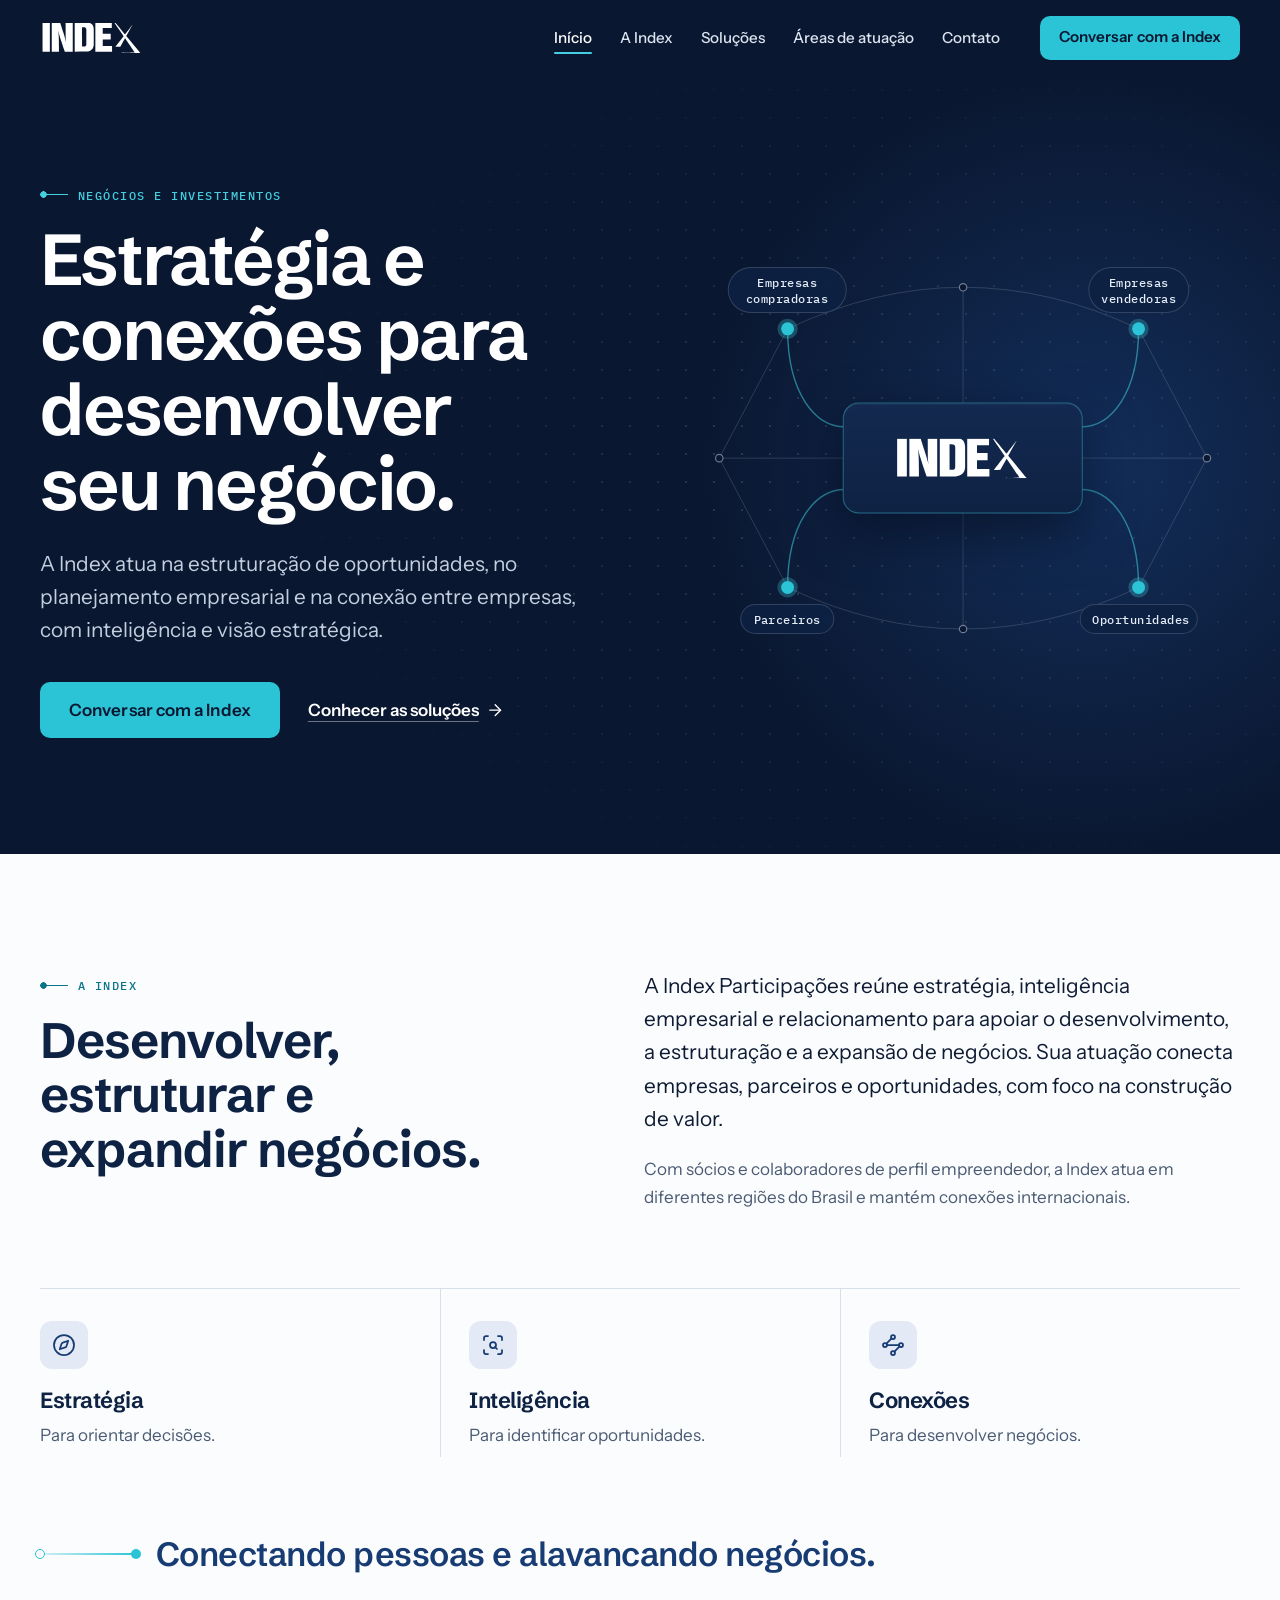
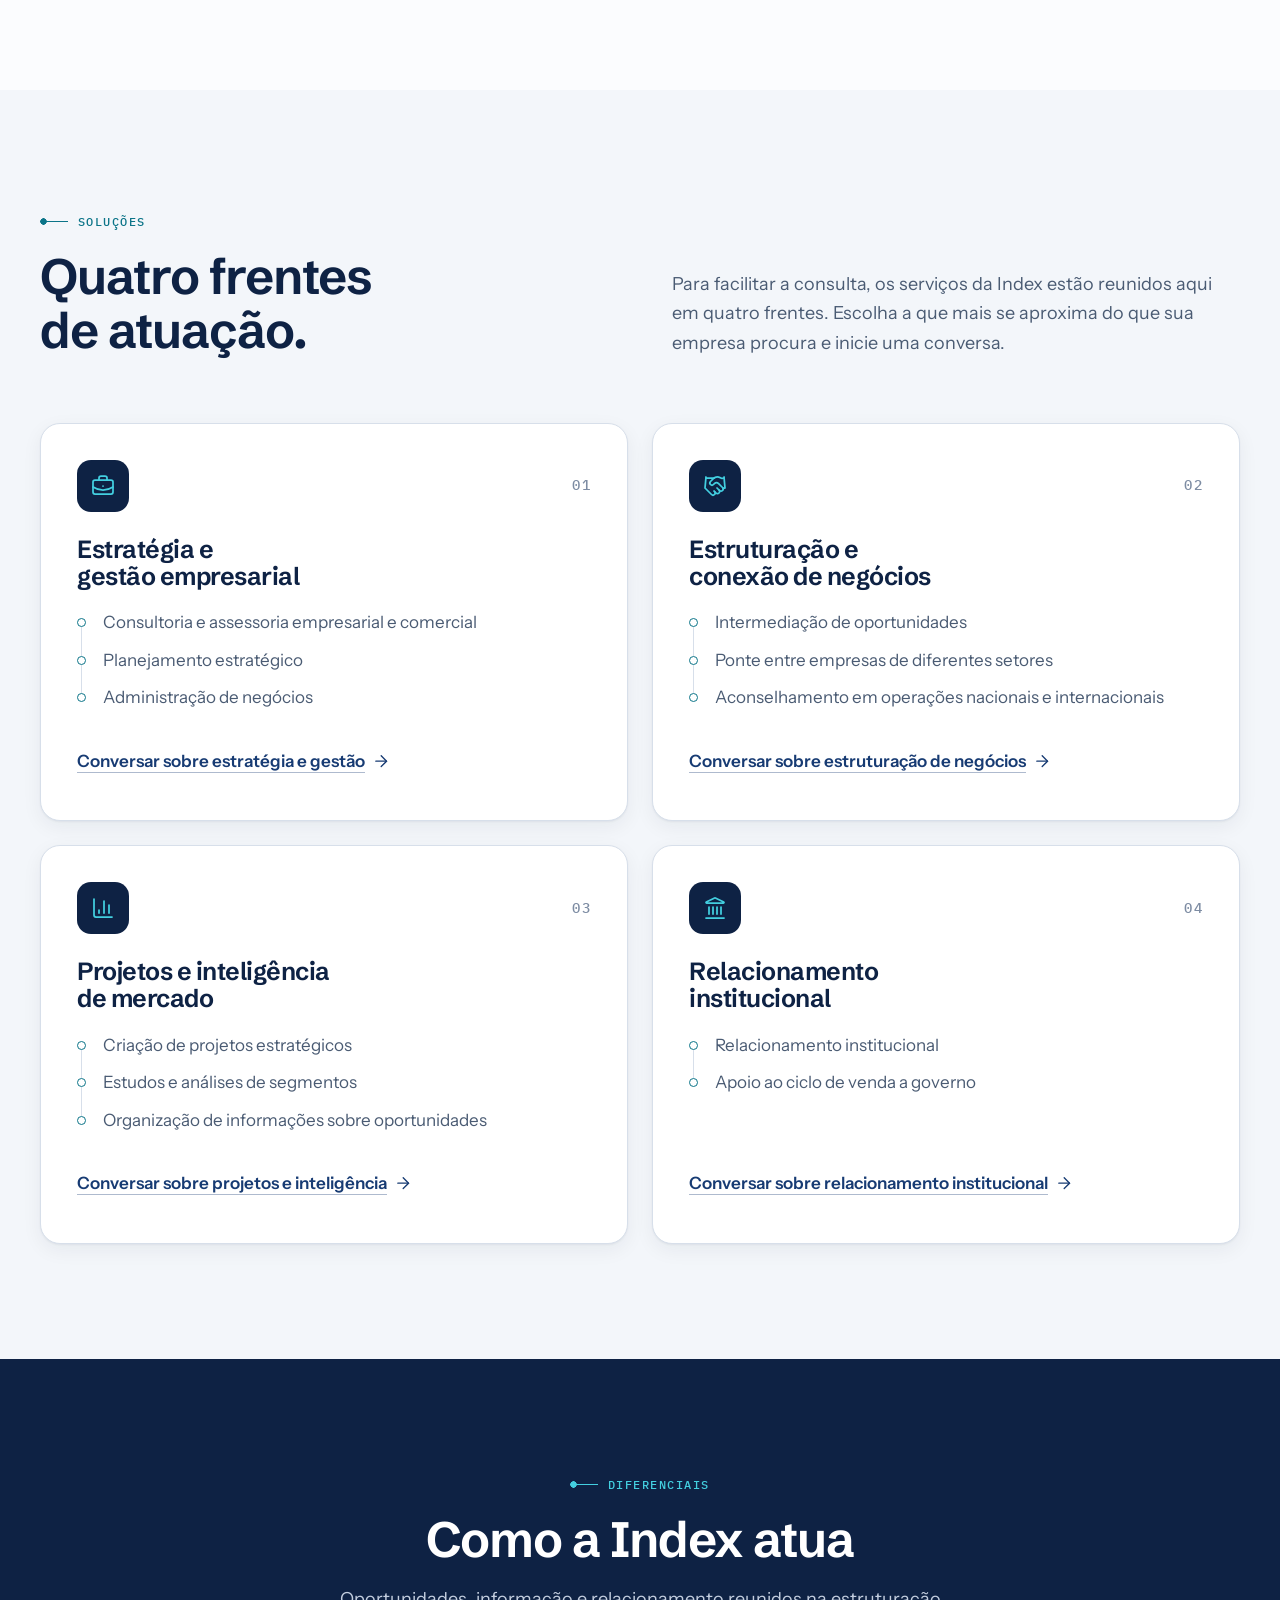
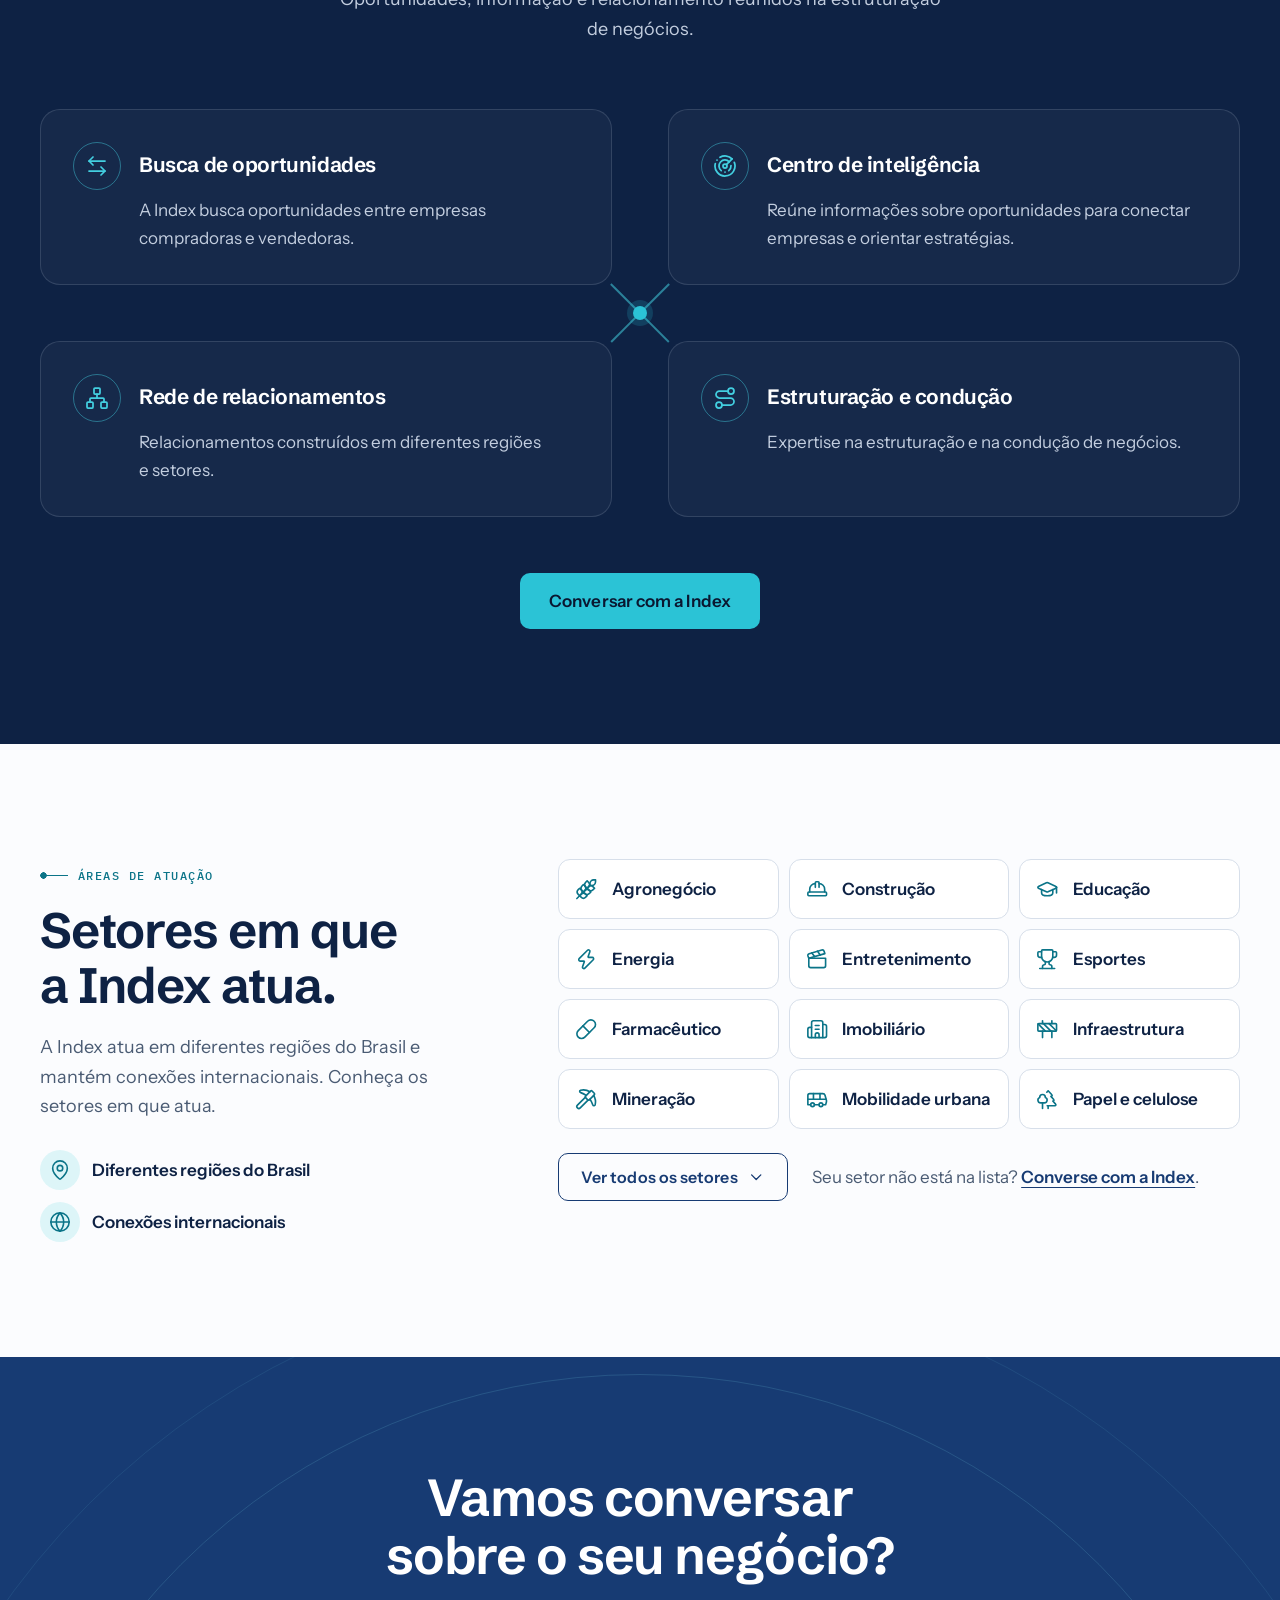
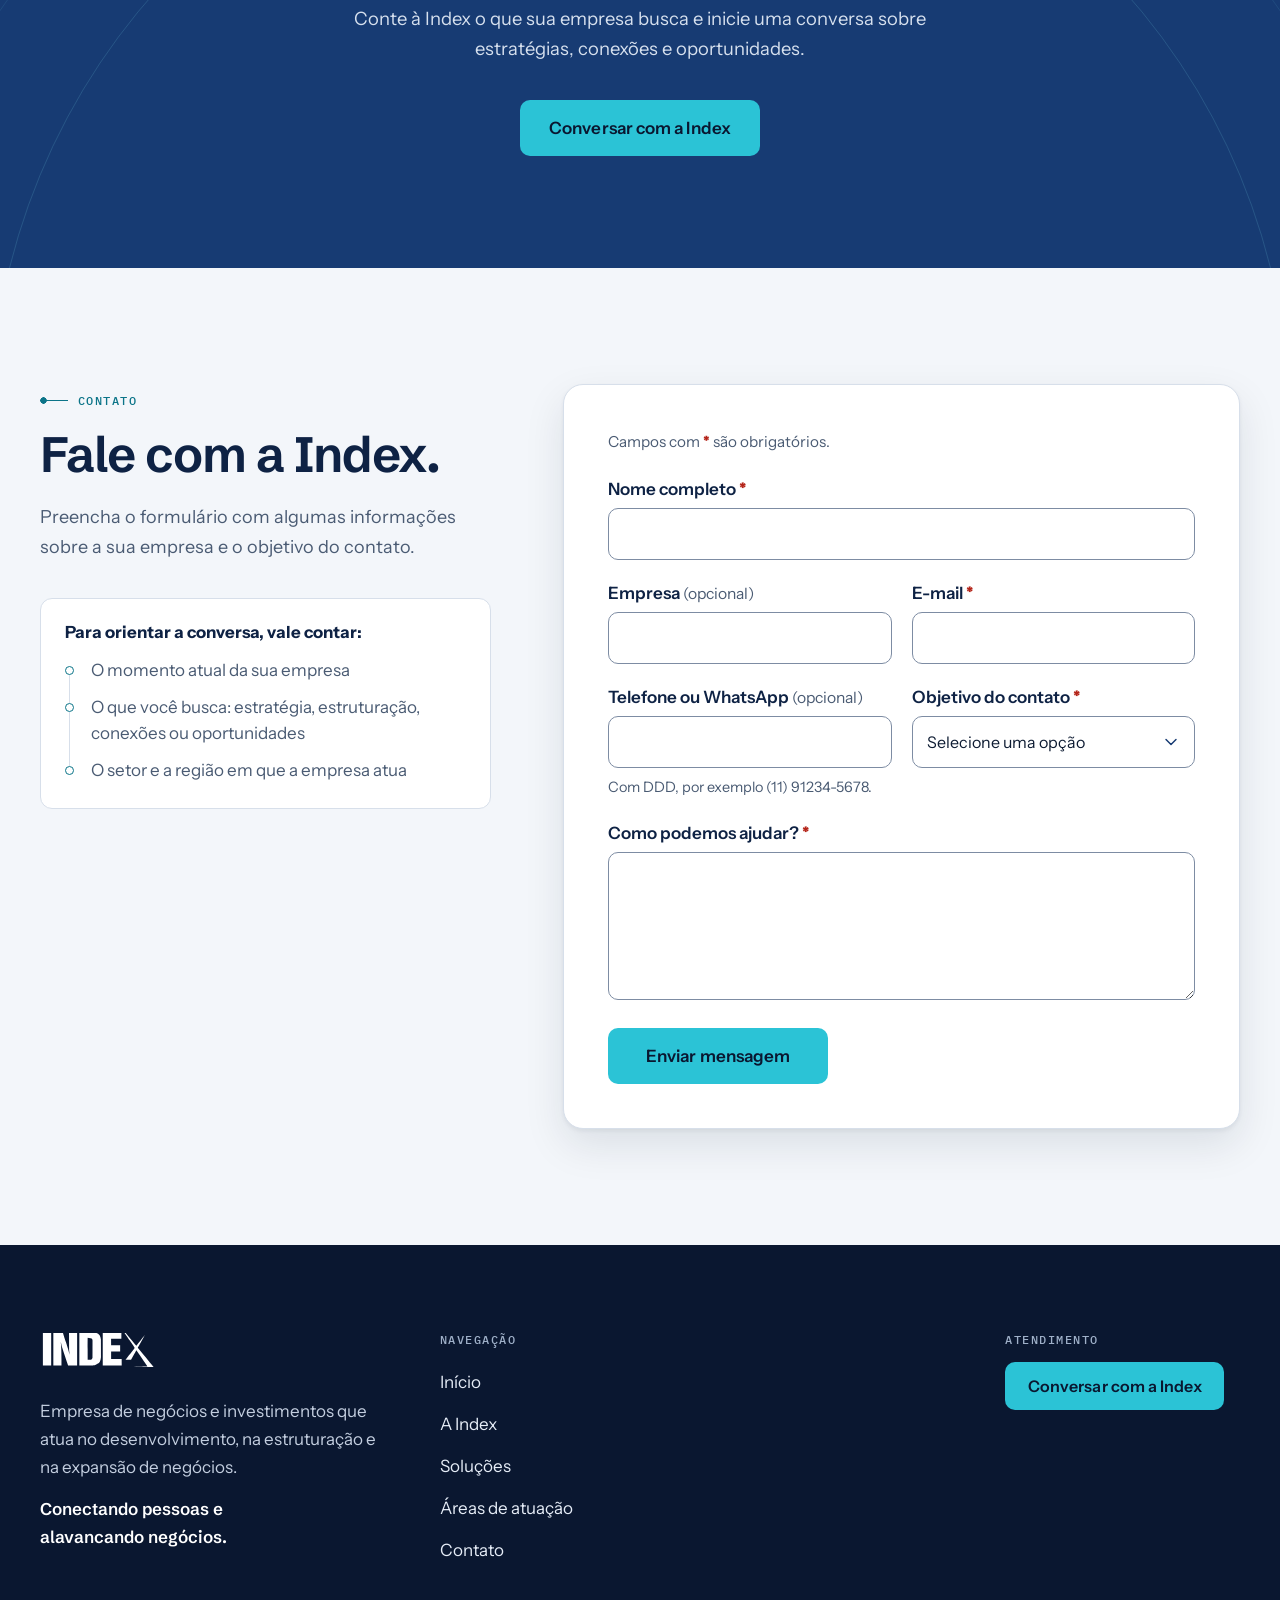
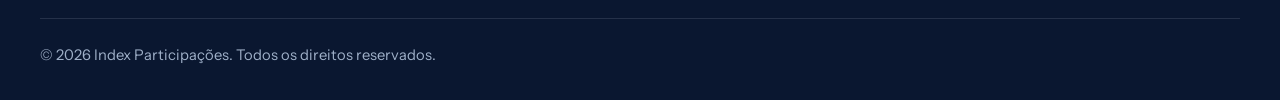
<file: site/index.html>
<!doctype html>
<html lang="pt-BR" class="no-js">
<head>
  <meta charset="utf-8">
  <meta name="viewport" content="width=device-width, initial-scale=1">
  <title>Index Participações | Estratégia, estruturação e conexão de negócios</title>
  <meta name="description" content="A Index Participações atua em consultoria e assessoria empresarial, planejamento estratégico, estruturação e intermediação de negócios, projetos estratégicos e relacionamento institucional, conectando empresas e oportunidades.">
  <meta name="theme-color" content="#0A1730">
  <meta name="format-detection" content="telephone=no">

  <!-- DEPLOY STEP: confirme o endereço definitivo do site antes de publicar (canonical, og:url e og:image precisam de URL absoluta). -->
  <link rel="canonical" href="https://indexparticipacoes.com.br/">
  <meta property="og:type" content="website">
  <meta property="og:locale" content="pt_BR">
  <meta property="og:site_name" content="Index Participações">
  <meta property="og:title" content="Index Participações | Estratégia e conexões para desenvolver seu negócio">
  <meta property="og:description" content="Estruturação de oportunidades, planejamento empresarial e conexão entre empresas, com inteligência e visão estratégica.">
  <meta property="og:url" content="https://indexparticipacoes.com.br/">
  <meta property="og:image" content="https://indexparticipacoes.com.br/assets/img/og-index.jpg">
  <meta property="og:image:width" content="1200">
  <meta property="og:image:height" content="630">
  <meta property="og:image:alt" content="Index Participações: estratégia e conexões para desenvolver seu negócio.">
  <meta name="twitter:card" content="summary_large_image">

  <link rel="icon" href="assets/img/favicon.svg" type="image/svg+xml">
  <link rel="preload" href="assets/fonts/schibsted-grotesk-latin-var.woff2" as="font" type="font/woff2" crossorigin>
  <link rel="preload" href="assets/fonts/instrument-sans-latin-var.woff2" as="font" type="font/woff2" crossorigin>
  <link rel="stylesheet" href="assets/css/estilos.css?v=1">

  <script>document.documentElement.className = document.documentElement.className.replace('no-js', 'js');</script>
  <script src="assets/js/config.js?v=1" defer></script>
  <script src="assets/js/medicao.js?v=1" defer></script>
  <script src="assets/js/site.js?v=1" defer></script>
  <script src="assets/js/formulario.js?v=1" defer></script>

  <!-- MEDIÇÃO: quando a ferramenta for definida, cole aqui o código dela (ex.: Google Tag Manager) e ative em assets/js/config.js. -->

  <script type="application/ld+json">
  {
    "@context": "https://schema.org",
    "@type": "Organization",
    "name": "Index Participações",
    "url": "https://indexparticipacoes.com.br/",
    "description": "Empresa de negócios e investimentos que atua no desenvolvimento, na estruturação e na expansão de negócios."
  }
  </script>
</head>
<body>
  <a class="pular" href="#conteudo">Pular para o conteúdo</a>

  <!-- Biblioteca de ícones (Lucide, mesma família) e logotipo oficial vetorizado -->
  <svg class="sprite" xmlns="http://www.w3.org/2000/svg" aria-hidden="true" focusable="false">
<symbol id="logo-index" viewBox="0 0 1600 459"><path fill-rule="evenodd" d="M 39 219 L 39 438 95 438 L 151 438 151 219 L 151 0 95 0 L 39 0 39 219 M 180 219 L 180 438 235 438 L 290 438 289.978 359.750 C 289.950 258.848, 288.451 213.998, 282.954 149.604 C 281.880 137.012, 281.052 125.537, 281.116 124.104 L 281.232 121.500 281.675 123.500 C 289.264 157.763, 295.796 183.650, 303.501 210 C 307.963 225.256, 343.134 331.360, 372.533 418.250 L 379.215 438 440.107 438 L 501 438 501 219 L 501 0 446.434 0 L 391.869 0 392.302 111.750 L 392.735 223.500 393.898 236.500 C 394.537 243.650, 395.965 257.600, 397.071 267.500 C 398.177 277.400, 399.280 287.300, 399.523 289.500 L 399.965 293.500 398.992 290.500 C 398.457 288.850, 395.052 276.250, 391.426 262.500 C 380.287 220.261, 376.074 206.301, 349.337 123.039 C 339.705 93.042, 327.572 55.225, 322.376 39 C 317.180 22.775, 312.234 7.362, 311.384 4.750 L 309.839 0 244.920 0 L 180 0 180 219 M 531 219.062 L 531 438.124 621.250 437.743 L 711.500 437.361 725.192 435.165 C 732.723 433.957, 742.848 431.832, 747.692 430.443 C 758.985 427.204, 774.701 419.551, 783 413.248 C 791.340 406.914, 803.559 393.853, 807.833 386.704 C 815.803 373.373, 820.426 356.859, 822.083 335.799 L 823.130 322.500 822.730 205 L 822.330 87.500 820.621 76.709 C 818.269 61.862, 814.783 50.156, 809.501 39.367 L 805.029 30.234 798.042 22.752 C 789.958 14.096, 781.583 8.326, 770.029 3.453 L 761.842 0 646.421 0 L 531 0 531 219.062 M 847 219 L 847 438 975.011 438 L 1103.021 438 1102.761 394.750 L 1102.500 351.500 1031.250 351.500 L 960 351.500 960 301.250 L 960 251 1021 251 L 1082 251 1082 208.500 L 1082 166 1021.020 166 L 960.041 166 959.770 121.506 L 959.500 77.013 1029 76.756 L 1098.500 76.500 1098.762 38.250 L 1099.024 0 973.012 0 L 847 0 847 219 M 1143.555 2.750 C 1144.537 4.263, 1175.433 49.336, 1212.214 102.913 C 1248.995 156.491, 1278.870 200.896, 1278.603 201.592 C 1278.174 202.711, 1206.769 294.772, 1168.333 343.762 L 1154.005 362.024 1191.600 361.762 L 1229.195 361.500 1264.961 297.500 C 1284.633 262.300, 1300.984 233.500, 1301.298 233.500 C 1302.054 233.500, 1450 449.047, 1450 450.148 C 1450 450.617, 1447.862 450.998, 1445.250 450.995 C 1440.750 450.990, 1320.232 454.542, 1228 457.399 L 1185.500 458.715 1359.798 458.857 L 1534.095 459 1524.752 447.750 C 1519.614 441.563, 1510.231 430.200, 1503.901 422.500 C 1497.572 414.800, 1453.592 361.349, 1406.170 303.720 L 1319.946 198.941 1338.840 165.220 C 1383.077 86.269, 1416 27.063, 1416 26.465 C 1416 26.111, 1397.487 49.600, 1374.861 78.661 C 1352.235 107.722, 1326.271 141.071, 1317.165 152.768 C 1308.058 164.465, 1300.247 173.915, 1299.807 173.768 C 1299.167 173.554, 1190.113 41.503, 1163.156 8.301 L 1156.500 0.103 1149.135 0.051 L 1141.770 0 1143.555 2.750 M 643.521 67.095 C 643.227 67.868, 643.102 134.364, 643.243 214.864 L 643.500 361.228 660.384 361.100 L 677.267 360.971 684.243 359.517 C 691.932 357.913, 698.760 354.392, 701.886 350.418 C 703.004 348.997, 704.949 345.284, 706.209 342.167 L 708.500 336.500 708.791 218.500 L 709.083 100.500 707.973 94 C 704.340 72.728, 695.733 67.682, 660.778 66.335 L 644.056 65.690 643.521 67.095"/></symbol>
<symbol id="i-whatsapp" viewBox="0 0 24 24"><path d="M17.472 14.382c-.297-.149-1.758-.867-2.03-.967-.273-.099-.471-.148-.67.15-.197.297-.767.966-.94 1.164-.173.199-.347.223-.644.075-.297-.15-1.255-.463-2.39-1.475-.883-.788-1.48-1.761-1.653-2.059-.173-.297-.018-.458.13-.606.134-.133.298-.347.446-.52.149-.174.198-.298.298-.497.099-.198.05-.371-.025-.52-.075-.149-.669-1.612-.916-2.207-.242-.579-.487-.5-.669-.51-.173-.008-.371-.01-.57-.01-.198 0-.52.074-.792.372-.272.297-1.04 1.016-1.04 2.479 0 1.462 1.065 2.875 1.213 3.074.149.198 2.096 3.2 5.077 4.487.709.306 1.262.489 1.694.625.712.227 1.36.195 1.871.118.571-.085 1.758-.719 2.006-1.413.248-.694.248-1.289.173-1.413-.074-.124-.272-.198-.57-.347m-5.421 7.403h-.004a9.87 9.87 0 01-5.031-1.378l-.361-.214-3.741.982.998-3.648-.235-.374a9.86 9.86 0 01-1.51-5.26c.001-5.45 4.436-9.884 9.888-9.884 2.64 0 5.122 1.03 6.988 2.898a9.825 9.825 0 012.893 6.994c-.003 5.45-4.437 9.884-9.885 9.884m8.413-18.297A11.815 11.815 0 0012.05 0C5.495 0 .16 5.335.157 11.892c0 2.096.547 4.142 1.588 5.945L.057 24l6.305-1.654a11.882 11.882 0 005.683 1.448h.005c6.554 0 11.89-5.335 11.893-11.893a11.821 11.821 0 00-3.48-8.413Z"/></symbol>
<symbol id="i-compass" viewBox="0 0 24 24"><circle cx="12" cy="12" r="10"/><path d="m16.24 7.76-1.804 5.411a2 2 0 0 1-1.265 1.265L7.76 16.24l1.804-5.411a2 2 0 0 1 1.265-1.265z"/></symbol>
<symbol id="i-scan-search" viewBox="0 0 24 24"><path d="M3 7V5a2 2 0 0 1 2-2h2"/><path d="M17 3h2a2 2 0 0 1 2 2v2"/><path d="M21 17v2a2 2 0 0 1-2 2h-2"/><path d="M7 21H5a2 2 0 0 1-2-2v-2"/><circle cx="12" cy="12" r="3"/><path d="m16 16-1.9-1.9"/></symbol>
<symbol id="i-waypoints" viewBox="0 0 24 24"><path d="m10.586 5.414-5.172 5.172"/><path d="m18.586 13.414-5.172 5.172"/><path d="M6 12h12"/><circle cx="12" cy="20" r="2"/><circle cx="12" cy="4" r="2"/><circle cx="20" cy="12" r="2"/><circle cx="4" cy="12" r="2"/></symbol>
<symbol id="i-briefcase-business" viewBox="0 0 24 24"><path d="M12 12h.01"/><path d="M16 6V4a2 2 0 0 0-2-2h-4a2 2 0 0 0-2 2v2"/><path d="M22 13a18.15 18.15 0 0 1-20 0"/><rect width="20" height="14" x="2" y="6" rx="2"/></symbol>
<symbol id="i-handshake" viewBox="0 0 24 24"><path d="m11 17 2 2a1 1 0 1 0 3-3"/><path d="m14 14 2.5 2.5a1 1 0 1 0 3-3l-3.88-3.88a3 3 0 0 0-4.24 0l-.88.88a1 1 0 1 1-3-3l2.81-2.81a5.79 5.79 0 0 1 7.06-.87l.47.28a2 2 0 0 0 1.42.25L21 4"/><path d="m21 3 1 11h-2"/><path d="M3 3 2 14l6.5 6.5a1 1 0 1 0 3-3"/><path d="M3 4h8"/></symbol>
<symbol id="i-chart-column" viewBox="0 0 24 24"><path d="M3 3v16a2 2 0 0 0 2 2h16"/><path d="M18 17V9"/><path d="M13 17V5"/><path d="M8 17v-3"/></symbol>
<symbol id="i-landmark" viewBox="0 0 24 24"><path d="M10 18v-7"/><path d="M11.119 2.205a2 2 0 0 1 1.762 0l7.84 3.846A.5.5 0 0 1 20.5 7h-17a.5.5 0 0 1-.22-.949z"/><path d="M14 18v-7"/><path d="M18 18v-7"/><path d="M3 22h18"/><path d="M6 18v-7"/></symbol>
<symbol id="i-arrow-left-right" viewBox="0 0 24 24"><path d="M8 3 4 7l4 4"/><path d="M4 7h16"/><path d="m16 21 4-4-4-4"/><path d="M20 17H4"/></symbol>
<symbol id="i-radar" viewBox="0 0 24 24"><path d="M19.07 4.93A10 10 0 0 0 6.99 3.34"/><path d="M4 6h.01"/><path d="M2.29 9.62A10 10 0 1 0 21.31 8.35"/><path d="M16.24 7.76A6 6 0 1 0 8.23 16.67"/><path d="M12 18h.01"/><path d="M17.99 11.66A6 6 0 0 1 15.77 16.67"/><circle cx="12" cy="12" r="2"/><path d="m13.41 10.59 5.66-5.66"/></symbol>
<symbol id="i-network" viewBox="0 0 24 24"><rect x="16" y="16" width="6" height="6" rx="1"/><rect x="2" y="16" width="6" height="6" rx="1"/><rect x="9" y="2" width="6" height="6" rx="1"/><path d="M5 16v-3a1 1 0 0 1 1-1h12a1 1 0 0 1 1 1v3"/><path d="M12 12V8"/></symbol>
<symbol id="i-route" viewBox="0 0 24 24"><circle cx="6" cy="19" r="3"/><path d="M9 19h8.5a3.5 3.5 0 0 0 0-7h-11a3.5 3.5 0 0 1 0-7H15"/><circle cx="18" cy="5" r="3"/></symbol>
<symbol id="i-map-pin" viewBox="0 0 24 24"><path d="M20 10c0 4.993-5.539 10.193-7.399 11.799a1 1 0 0 1-1.202 0C9.539 20.193 4 14.993 4 10a8 8 0 0 1 16 0"/><circle cx="12" cy="10" r="3"/></symbol>
<symbol id="i-globe" viewBox="0 0 24 24"><circle cx="12" cy="12" r="10"/><path d="M12 2a14.5 14.5 0 0 0 0 20 14.5 14.5 0 0 0 0-20"/><path d="M2 12h20"/></symbol>
<symbol id="i-arrow-right" viewBox="0 0 24 24"><path d="M5 12h14"/><path d="m12 5 7 7-7 7"/></symbol>
<symbol id="i-arrow-up-right" viewBox="0 0 24 24"><path d="M7 7h10v10"/><path d="M7 17 17 7"/></symbol>
<symbol id="i-menu" viewBox="0 0 24 24"><path d="M4 5h16"/><path d="M4 12h16"/><path d="M4 19h16"/></symbol>
<symbol id="i-x" viewBox="0 0 24 24"><path d="M18 6 6 18"/><path d="m6 6 12 12"/></symbol>
<symbol id="i-circle-check" viewBox="0 0 24 24"><circle cx="12" cy="12" r="10"/><path d="m16 9-5.5 5.5L8 12"/></symbol>
<symbol id="i-circle-alert" viewBox="0 0 24 24"><circle cx="12" cy="12" r="10"/><line x1="12" x2="12" y1="8" y2="12"/><line x1="12" x2="12.01" y1="16" y2="16"/></symbol>
<symbol id="i-mail" viewBox="0 0 24 24"><path d="m22 7-8.991 5.727a2 2 0 0 1-2.009 0L2 7"/><rect x="2" y="4" width="20" height="16" rx="2"/></symbol>
<symbol id="i-phone" viewBox="0 0 24 24"><path d="M13.832 16.568a1 1 0 0 0 1.213-.303l.355-.465A2 2 0 0 1 17 15h3a2 2 0 0 1 2 2v3a2 2 0 0 1-2 2A18 18 0 0 1 2 4a2 2 0 0 1 2-2h3a2 2 0 0 1 2 2v3a2 2 0 0 1-.8 1.6l-.468.351a1 1 0 0 0-.292 1.233 14 14 0 0 0 6.392 6.384"/></symbol>
<symbol id="i-chevron-down" viewBox="0 0 24 24"><path d="m6 9 6 6 6-6"/></symbol>
<symbol id="i-rotate-ccw" viewBox="0 0 24 24"><path d="M3 12a9 9 0 1 0 9-9 9.75 9.75 0 0 0-6.74 2.74L3 8"/><path d="M3 3v5h5"/></symbol>
<symbol id="i-send" viewBox="0 0 24 24"><path d="M14.536 21.686a.5.5 0 0 0 .937-.024l6.5-19a.496.496 0 0 0-.635-.635l-19 6.5a.5.5 0 0 0-.024.937l7.93 3.18a2 2 0 0 1 1.112 1.11z"/><path d="m21.854 2.147-10.94 10.939"/></symbol>
<symbol id="i-wheat" viewBox="0 0 24 24"><path d="M2 22 16 8"/><path d="M3.47 12.53 5 11l1.53 1.53a3.5 3.5 0 0 1 0 4.94L5 19l-1.53-1.53a3.5 3.5 0 0 1 0-4.94Z"/><path d="M7.47 8.53 9 7l1.53 1.53a3.5 3.5 0 0 1 0 4.94L9 15l-1.53-1.53a3.5 3.5 0 0 1 0-4.94Z"/><path d="M11.47 4.53 13 3l1.53 1.53a3.5 3.5 0 0 1 0 4.94L13 11l-1.53-1.53a3.5 3.5 0 0 1 0-4.94Z"/><path d="M20 2h2v2a4 4 0 0 1-4 4h-2V6a4 4 0 0 1 4-4Z"/><path d="M11.47 17.47 13 19l-1.53 1.53a3.5 3.5 0 0 1-4.94 0L5 19l1.53-1.53a3.5 3.5 0 0 1 4.94 0Z"/><path d="M15.47 13.47 17 15l-1.53 1.53a3.5 3.5 0 0 1-4.94 0L9 15l1.53-1.53a3.5 3.5 0 0 1 4.94 0Z"/><path d="M19.47 9.47 21 11l-1.53 1.53a3.5 3.5 0 0 1-4.94 0L13 11l1.53-1.53a3.5 3.5 0 0 1 4.94 0Z"/></symbol>
<symbol id="i-hard-hat" viewBox="0 0 24 24"><path d="M10 10V5a1 1 0 0 1 1-1h2a1 1 0 0 1 1 1v5"/><path d="M14 6a6 6 0 0 1 6 6v3"/><path d="M4 15v-3a6 6 0 0 1 6-6"/><rect x="2" y="15" width="20" height="4" rx="1"/></symbol>
<symbol id="i-graduation-cap" viewBox="0 0 24 24"><path d="M21.42 10.922a1 1 0 0 0-.019-1.838L12.83 5.18a2 2 0 0 0-1.66 0L2.6 9.08a1 1 0 0 0 0 1.832l8.57 3.908a2 2 0 0 0 1.66 0z"/><path d="M22 10v6"/><path d="M6 12.5V16a6 3 0 0 0 12 0v-3.5"/></symbol>
<symbol id="i-zap" viewBox="0 0 24 24"><path d="M15.914 4a1.5 1.5 0 00-2.474-1.561l-9 9A1.5 1.5 0 005.5 14h4.002a.5.5 0 01.471.666L8.086 20a1.5 1.5 0 002.475 1.56l9-9A1.5 1.5 0 0018.5 10h-3.997a.5.5 0 01-.472-.667z"/></symbol>
<symbol id="i-clapperboard" viewBox="0 0 24 24"><path d="m12.296 3.464 3.02 3.956"/><path d="M20.2 6 3 11l-.9-2.4c-.3-1.1.3-2.2 1.3-2.5l13.5-4c1.1-.3 2.2.3 2.5 1.3z"/><path d="M3 11h18v8a2 2 0 0 1-2 2H5a2 2 0 0 1-2-2z"/><path d="m6.18 5.276 3.1 3.899"/></symbol>
<symbol id="i-trophy" viewBox="0 0 24 24"><path d="M10 14.66V17a1 1 0 0 1-1 1 2 2 0 0 0-2 2v2"/><path d="M14 14.66V17a1 1 0 0 0 1 1 2 2 0 0 1 2 2v2"/><path d="M17.916 10H19.5A2.5 2.5 0 0 0 22 7.5V5a1 1 0 0 0-1-1h-3"/><path d="M4 22h16"/><path d="M6 9a6 6 0 0 0 12 0V3a1 1 0 0 0-1-1H7a1 1 0 0 0-1 1z"/><path d="M6.084 10H4.5A2.5 2.5 0 0 1 2 7.5V5a1 1 0 0 1 1-1h3"/></symbol>
<symbol id="i-pill" viewBox="0 0 24 24"><path d="m10.5 20.5 10-10a4.95 4.95 0 1 0-7-7l-10 10a4.95 4.95 0 1 0 7 7Z"/><path d="m8.5 8.5 7 7"/></symbol>
<symbol id="i-building-2" viewBox="0 0 24 24"><path d="M10 12h4"/><path d="M10 8h4"/><path d="M14 21v-3a2 2 0 0 0-4 0v3"/><path d="M6 10H4a2 2 0 0 0-2 2v7a2 2 0 0 0 2 2h16a2 2 0 0 0 2-2V9a2 2 0 0 0-2-2h-2"/><path d="M6 21V5a2 2 0 0 1 2-2h8a2 2 0 0 1 2 2v16"/></symbol>
<symbol id="i-construction" viewBox="0 0 24 24"><rect x="2" y="6" width="20" height="8" rx="1"/><path d="M17 14v7"/><path d="M7 14v7"/><path d="M17 3v3"/><path d="M7 3v3"/><path d="M10 14 2.3 6.3"/><path d="m14 6 7.7 7.7"/><path d="m8 6 8 8"/></symbol>
<symbol id="i-pickaxe" viewBox="0 0 24 24"><path d="m14 13-8.381 8.38a1 1 0 0 1-3.001-3L11 9.999"/><path d="M15.973 4.027A13 13 0 0 0 5.902 2.373c-1.398.342-1.092 2.158.277 2.601a19.9 19.9 0 0 1 5.822 3.024"/><path d="M16.001 11.999a19.9 19.9 0 0 1 3.024 5.824c.444 1.369 2.26 1.676 2.603.278A13 13 0 0 0 20 8.069"/><path d="M18.352 3.352a1.205 1.205 0 0 0-1.704 0l-5.296 5.296a1.205 1.205 0 0 0 0 1.704l2.296 2.296a1.205 1.205 0 0 0 1.704 0l5.296-5.296a1.205 1.205 0 0 0 0-1.704z"/></symbol>
<symbol id="i-bus" viewBox="0 0 24 24"><path d="M8 6v6"/><path d="M15 6v6"/><path d="M2 12h19.6"/><path d="M18 18h3s.5-1.7.8-2.8c.1-.4.2-.8.2-1.2 0-.4-.1-.8-.2-1.2l-1.4-5C20.1 6.8 19.1 6 18 6H4a2 2 0 0 0-2 2v10h3"/><circle cx="7" cy="18" r="2"/><path d="M9 18h5"/><circle cx="16" cy="18" r="2"/></symbol>
<symbol id="i-trees" viewBox="0 0 24 24"><path d="M10 10v.2A3 3 0 0 1 8.9 16H5a3 3 0 0 1-1-5.8V10a3 3 0 0 1 6 0Z"/><path d="M7 16v6"/><path d="M13 19v3"/><path d="M12 19h8.3a1 1 0 0 0 .7-1.7L18 14h.3a1 1 0 0 0 .7-1.7L16 9h.2a1 1 0 0 0 .8-1.7L13 3l-1.4 1.5"/></symbol>
<symbol id="i-fuel" viewBox="0 0 24 24"><path d="M14 13h2a2 2 0 0 1 2 2v2a2 2 0 0 0 4 0v-6.998a2 2 0 0 0-.59-1.42L18 5"/><path d="M14 21V5a2 2 0 0 0-2-2H5a2 2 0 0 0-2 2v16"/><path d="M2 21h13"/><path d="M3 9h11"/></symbol>
<symbol id="i-flask-conical" viewBox="0 0 24 24"><path d="M14 2v6a2 2 0 0 0 .245.96l5.51 10.08A2 2 0 0 1 18 22H6a2 2 0 0 1-1.755-2.96l5.51-10.08A2 2 0 0 0 10 8V2"/><path d="M6.453 15h11.094"/><path d="M8.5 2h7"/></symbol>
<symbol id="i-heart-pulse" viewBox="0 0 24 24"><path d="M2 9.5a5.5 5.5 0 0 1 9.591-3.676.56.56 0 0 0 .818 0A5.49 5.49 0 0 1 22 9.5c0 2.29-1.5 4-3 5.5l-5.492 5.313a2 2 0 0 1-3 .019L5 15c-1.5-1.5-3-3.2-3-5.5"/><path d="M3.22 13H9.5l.5-1 2 4.5 2-7 1.5 3.5h5.27"/></symbol>
<symbol id="i-shield-check" viewBox="0 0 24 24"><path d="M20 13c0 5-3.5 7.5-7.66 8.95a1 1 0 0 1-.67-.01C7.5 20.5 4 18 4 13V6a1 1 0 0 1 1-1c2 0 4.5-1.2 6.24-2.72a1.17 1.17 0 0 1 1.52 0C14.51 3.81 17 5 19 5a1 1 0 0 1 1 1z"/><path d="m9 12 2 2 4-4"/></symbol>
<symbol id="i-clipboard-list" viewBox="0 0 24 24"><rect width="8" height="4" x="8" y="2" rx="1" ry="1"/><path d="M16 4h2a2 2 0 0 1 2 2v14a2 2 0 0 1-2 2H6a2 2 0 0 1-2-2V6a2 2 0 0 1 2-2h2"/><path d="M12 11h4"/><path d="M12 16h4"/><path d="M8 11h.01"/><path d="M8 16h.01"/></symbol>
<symbol id="i-anvil" viewBox="0 0 24 24"><path d="M7 10H6a4 4 0 0 1-4-4 1 1 0 0 1 1-1h4"/><path d="M7 5a1 1 0 0 1 1-1h13a1 1 0 0 1 1 1 7 7 0 0 1-7 7H8a1 1 0 0 1-1-1z"/><path d="M9 12v5"/><path d="M15 12v5"/><path d="M5 20a3 3 0 0 1 3-3h8a3 3 0 0 1 3 3 1 1 0 0 1-1 1H6a1 1 0 0 1-1-1"/></symbol>
<symbol id="i-cpu" viewBox="0 0 24 24"><path d="M12 20v2"/><path d="M12 2v2"/><path d="M17 20v2"/><path d="M17 2v2"/><path d="M2 12h2"/><path d="M2 17h2"/><path d="M2 7h2"/><path d="M20 12h2"/><path d="M20 17h2"/><path d="M20 7h2"/><path d="M7 20v2"/><path d="M7 2v2"/><rect x="4" y="4" width="16" height="16" rx="2"/><rect x="8" y="8" width="8" height="8" rx="1"/></symbol>
<symbol id="i-radio-tower" viewBox="0 0 24 24"><path d="M4.9 16.1C1 12.2 1 5.8 4.9 1.9"/><path d="M7.8 4.7a6.14 6.14 0 0 0-.8 7.5"/><circle cx="12" cy="9" r="2"/><path d="M16.2 4.8c2 2 2.26 5.11.8 7.47"/><path d="M19.1 1.9a9.96 9.96 0 0 1 0 14.1"/><path d="M9.5 18h5"/><path d="m8 22 4-11 4 11"/></symbol>
<symbol id="i-shirt" viewBox="0 0 24 24"><path d="M20.38 3.46 16 2a4 4 0 0 1-8 0L3.62 3.46a2 2 0 0 0-1.34 2.23l.58 3.47a1 1 0 0 0 .99.84H6v10c0 1.1.9 2 2 2h8a2 2 0 0 0 2-2V10h2.15a1 1 0 0 0 .99-.84l.58-3.47a2 2 0 0 0-1.34-2.23z"/></symbol>
<symbol id="i-truck" viewBox="0 0 24 24"><path d="M14 18V6a2 2 0 0 0-2-2H4a2 2 0 0 0-2 2v11a1 1 0 0 0 1 1h2"/><path d="M15 18H9"/><path d="M19 18h2a1 1 0 0 0 1-1v-3.65a1 1 0 0 0-.22-.624l-3.48-4.35A1 1 0 0 0 17.52 8H14"/><circle cx="17" cy="18" r="2"/><circle cx="7" cy="18" r="2"/></symbol>
<symbol id="i-plane" viewBox="0 0 24 24"><path d="M17.8 19.2 16 11l3.5-3.5C21 6 21.5 4 21 3c-1-.5-3 0-4.5 1.5L13 8 4.8 6.2c-.5-.1-.9.1-1.1.5l-.3.5c-.2.5-.1 1 .3 1.3L9 12l-2 3H4l-1 1 3 2 2 3 1-1v-3l3-2 3.5 5.3c.3.4.8.5 1.3.3l.5-.2c.4-.3.6-.7.5-1.2z"/></symbol>
<symbol id="i-shopping-bag" viewBox="0 0 24 24"><path d="M16 10a4 4 0 0 1-8 0"/><path d="M3.103 6.034h17.794"/><path d="M3.4 5.467a2 2 0 0 0-.4 1.2V20a2 2 0 0 0 2 2h14a2 2 0 0 0 2-2V6.667a2 2 0 0 0-.4-1.2l-2-2.667A2 2 0 0 0 17 2H7a2 2 0 0 0-1.6.8z"/></symbol>
</svg>

  <!-- ============ Cabeçalho ============ -->
  <header class="cabecalho" id="cabecalho">
    <div class="container cabecalho__barra">
      <a class="marca" href="#inicio" aria-label="Index Participações, ir para o início">
        <svg class="logo" viewBox="0 0 1600 459" aria-hidden="true" focusable="false"><use href="#logo-index"/></svg>
      </a>

      <nav class="nav" aria-label="Navegação principal">
        <button class="nav__alternar" type="button" aria-expanded="false" aria-controls="menu-principal">
          <svg class="icone icone--abrir" aria-hidden="true"><use href="#i-menu"/></svg>
          <svg class="icone icone--fechar" aria-hidden="true"><use href="#i-x"/></svg>
          <span class="nav__alternar-texto">Menu</span>
        </button>
        <div class="nav__painel" id="menu-principal">
          <ul class="nav__lista">
            <li><a class="nav__link" href="#inicio">Início</a></li>
            <li><a class="nav__link" href="#a-index">A Index</a></li>
            <li><a class="nav__link" href="#solucoes">Soluções</a></li>
            <li><a class="nav__link" href="#areas">Áreas de atuação</a></li>
            <li><a class="nav__link" href="#contato">Contato</a></li>
          </ul>
          <a class="botao botao--primario nav__cta" href="#contato" data-cta="cabecalho">Conversar com a Index</a>
        </div>
      </nav>
    </div>
  </header>

  <main id="conteudo" tabindex="-1">

    <!-- ============ 1. Primeira tela ============ -->
    <section class="hero" id="inicio" aria-labelledby="hero-titulo">
      <div class="container hero__grade">
        <div class="hero__texto revelar-grupo">
          <p class="rotulo rotulo--escuro">Negócios e investimentos</p>
          <h1 class="hero__titulo" id="hero-titulo">Estratégia e conexões para desenvolver seu negócio.</h1>
          <p class="hero__lead">A Index atua na estruturação de oportunidades, no planejamento empresarial e na conexão entre empresas, com inteligência e visão estratégica.</p>
          <div class="hero__acoes">
            <a class="botao botao--primario botao--grande" href="#contato" data-cta="primeira-tela">Conversar com a Index</a>
            <a class="link-seta link-seta--claro" href="#solucoes">Conhecer as soluções<svg class="icone" aria-hidden="true"><use href="#i-arrow-right"/></svg></a>
          </div>
        </div>

        <!-- Elemento assinatura: a marca no centro de uma rede de conexões -->
        <figure class="rede" role="img" aria-label="Ilustração: a marca Index no centro de uma rede que conecta empresas compradoras, empresas vendedoras, parceiros e oportunidades.">
          <svg class="rede__linhas" viewBox="0 0 600 520" aria-hidden="true" focusable="false">
            <g class="rede__malha">
              <path pathLength="100" d="M110 120 Q300 30 490 120"/>
              <path pathLength="100" d="M110 400 Q300 490 490 400"/>
              <path pathLength="100" d="M110 120 L36 260 L110 400"/>
              <path pathLength="100" d="M490 120 L564 260 L490 400"/>
              <path pathLength="100" d="M36 260 L172 260"/>
              <path pathLength="100" d="M564 260 L428 260"/>
              <path pathLength="100" d="M300 75 L300 206"/>
              <path pathLength="100" d="M300 445 L300 314"/>
            </g>
            <g class="rede__conexoes">
              <path pathLength="100" d="M110 120 C110 190 140 226 172 226"/>
              <path pathLength="100" d="M490 120 C490 190 460 226 428 226"/>
              <path pathLength="100" d="M110 400 C110 330 140 294 172 294"/>
              <path pathLength="100" d="M490 400 C490 330 460 294 428 294"/>
            </g>
            <g class="rede__pulsos">
              <path class="pulso" pathLength="100" d="M110 120 C110 190 140 226 172 226"/>
              <path class="pulso" pathLength="100" d="M428 226 C460 226 490 190 490 120"/>
              <path class="pulso" pathLength="100" d="M490 400 C490 330 460 294 428 294"/>
              <path class="pulso" pathLength="100" d="M172 294 C140 294 110 330 110 400"/>
              <path class="pulso pulso--arco" pathLength="100" d="M110 120 Q300 30 490 120"/>
            </g>
            <g class="rede__nos-menores">
              <circle cx="300" cy="75" r="4"/>
              <circle cx="300" cy="445" r="4"/>
              <circle cx="36" cy="260" r="4"/>
              <circle cx="564" cy="260" r="4"/>
            </g>
            <g class="rede__nos">
              <circle cx="110" cy="120" r="7"/>
              <circle cx="490" cy="120" r="7"/>
              <circle cx="110" cy="400" r="7"/>
              <circle cx="490" cy="400" r="7"/>
            </g>
          </svg>
          <div class="rede__centro">
            <svg class="logo" viewBox="0 0 1600 459" aria-hidden="true" focusable="false"><use href="#logo-index"/></svg>
          </div>
          <span class="rede__rotulo rede__rotulo--a" aria-hidden="true">Empresas compradoras</span>
          <span class="rede__rotulo rede__rotulo--b" aria-hidden="true">Empresas vendedoras</span>
          <span class="rede__rotulo rede__rotulo--c" aria-hidden="true">Parceiros</span>
          <span class="rede__rotulo rede__rotulo--d" aria-hidden="true">Oportunidades</span>
        </figure>
      </div>
    </section>

    <!-- ============ 2. A Index ============ -->
    <section class="secao secao--papel" id="a-index" aria-labelledby="index-titulo">
      <div class="container">
        <div class="sobre">
          <div class="sobre__cabeca revelar">
            <p class="rotulo">A Index</p>
            <h2 class="titulo-secao" id="index-titulo">Desenvolver, estruturar e expandir negócios.</h2>
          </div>
          <div class="sobre__texto revelar">
            <p class="lead">A Index Participações reúne estratégia, inteligência empresarial e relacionamento para apoiar o desenvolvimento, a estruturação e a expansão de negócios. Sua atuação conecta empresas, parceiros e oportunidades, com foco na construção de valor.</p>
            <p>Com sócios e colaboradores de perfil empreendedor, a Index atua em diferentes regiões do Brasil e mantém conexões internacionais.</p>
          </div>
        </div>

        <ul class="pilares revelar-grupo" aria-label="Pilares da Index">
          <li class="pilar">
            <span class="pilar__icone"><svg class="icone" aria-hidden="true"><use href="#i-compass"/></svg></span>
            <h3 class="pilar__titulo">Estratégia</h3>
            <p class="pilar__texto">Para orientar decisões.</p>
          </li>
          <li class="pilar">
            <span class="pilar__icone"><svg class="icone" aria-hidden="true"><use href="#i-scan-search"/></svg></span>
            <h3 class="pilar__titulo">Inteligência</h3>
            <p class="pilar__texto">Para identificar oportunidades.</p>
          </li>
          <li class="pilar">
            <span class="pilar__icone"><svg class="icone" aria-hidden="true"><use href="#i-waypoints"/></svg></span>
            <h3 class="pilar__titulo">Conexões</h3>
            <p class="pilar__texto">Para desenvolver negócios.</p>
          </li>
        </ul>

        <p class="assinatura revelar">
          <span class="assinatura__traco" aria-hidden="true"></span>
          <span class="assinatura__texto">Conectando pessoas e alavancando negócios.</span>
        </p>
      </div>
    </section>

    <!-- ============ 3. Soluções ============
         Para incluir ou alterar uma frente, copie um bloco <li class="frente"> e ajuste
         o título, os itens e o atributo data-objetivo (valor de uma opção do formulário). -->
    <section class="secao secao--canvas" id="solucoes" aria-labelledby="solucoes-titulo">
      <div class="container">
        <div class="cabeca-dividida revelar">
          <div>
            <p class="rotulo">Soluções</p>
            <h2 class="titulo-secao" id="solucoes-titulo">Quatro frentes de atuação.</h2>
          </div>
          <p class="cabeca-dividida__texto">Para facilitar a consulta, os serviços da Index estão reunidos aqui em quatro frentes. Escolha a que mais se aproxima do que sua empresa procura e inicie uma conversa.</p>
        </div>

        <ul class="frentes revelar-grupo">
          <li class="frente">
            <div class="frente__topo">
              <span class="frente__icone"><svg class="icone" aria-hidden="true"><use href="#i-briefcase-business"/></svg></span>
              <span class="frente__numero" aria-hidden="true">01</span>
            </div>
            <h3 class="frente__titulo">Estratégia e gestão empresarial</h3>
            <ul class="frente__itens lista-conectada">
              <li>Consultoria e assessoria empresarial e comercial</li>
              <li>Planejamento estratégico</li>
              <li>Administração de negócios</li>
            </ul>
            <a class="link-seta frente__cta" href="#contato" data-objetivo="consultoria-estrategia" data-cta="solucao-estrategia-gestao">Conversar sobre estratégia e gestão<svg class="icone" aria-hidden="true"><use href="#i-arrow-right"/></svg></a>
          </li>
          <li class="frente">
            <div class="frente__topo">
              <span class="frente__icone"><svg class="icone" aria-hidden="true"><use href="#i-handshake"/></svg></span>
              <span class="frente__numero" aria-hidden="true">02</span>
            </div>
            <h3 class="frente__titulo">Estruturação e conexão de negócios</h3>
            <ul class="frente__itens lista-conectada">
              <li>Intermediação de oportunidades</li>
              <li>Ponte entre empresas de diferentes setores</li>
              <li>Aconselhamento em operações nacionais e internacionais</li>
            </ul>
            <a class="link-seta frente__cta" href="#contato" data-objetivo="estruturacao" data-cta="solucao-estruturacao-conexao">Conversar sobre estruturação de negócios<svg class="icone" aria-hidden="true"><use href="#i-arrow-right"/></svg></a>
          </li>
          <li class="frente">
            <div class="frente__topo">
              <span class="frente__icone"><svg class="icone" aria-hidden="true"><use href="#i-chart-column"/></svg></span>
              <span class="frente__numero" aria-hidden="true">03</span>
            </div>
            <h3 class="frente__titulo">Projetos e inteligência de mercado</h3>
            <ul class="frente__itens lista-conectada">
              <li>Criação de projetos estratégicos</li>
              <li>Estudos e análises de segmentos</li>
              <li>Organização de informações sobre oportunidades</li>
            </ul>
            <a class="link-seta frente__cta" href="#contato" data-objetivo="projetos-inteligencia" data-cta="solucao-projetos-inteligencia">Conversar sobre projetos e inteligência<svg class="icone" aria-hidden="true"><use href="#i-arrow-right"/></svg></a>
          </li>
          <li class="frente">
            <div class="frente__topo">
              <span class="frente__icone"><svg class="icone" aria-hidden="true"><use href="#i-landmark"/></svg></span>
              <span class="frente__numero" aria-hidden="true">04</span>
            </div>
            <h3 class="frente__titulo">Relacionamento institucional</h3>
            <ul class="frente__itens lista-conectada">
              <li>Relacionamento institucional</li>
              <li>Apoio ao ciclo de venda a governo</li>
            </ul>
            <a class="link-seta frente__cta" href="#contato" data-objetivo="relacionamento-institucional" data-cta="solucao-relacionamento-institucional">Conversar sobre relacionamento institucional<svg class="icone" aria-hidden="true"><use href="#i-arrow-right"/></svg></a>
          </li>
        </ul>
      </div>
    </section>

    <!-- ============ 4. Como a Index atua ============ -->
    <section class="secao secao--escura" id="como-atua" aria-labelledby="como-titulo">
      <div class="container">
        <div class="cabeca-central revelar">
          <p class="rotulo rotulo--escuro">Diferenciais</p>
          <h2 class="titulo-secao" id="como-titulo">Como a Index atua</h2>
          <p class="cabeca-central__texto">Oportunidades, informação e relacionamento reunidos na estruturação de negócios.</p>
        </div>

        <div class="atuacao">
          <ul class="atuacao__lista revelar-grupo">
            <li class="atuacao__item">
              <span class="atuacao__icone"><svg class="icone" aria-hidden="true"><use href="#i-arrow-left-right"/></svg></span>
              <h3 class="atuacao__titulo">Busca de oportunidades</h3>
              <p>A Index busca oportunidades entre empresas compradoras e vendedoras.</p>
            </li>
            <li class="atuacao__item">
              <span class="atuacao__icone"><svg class="icone" aria-hidden="true"><use href="#i-radar"/></svg></span>
              <h3 class="atuacao__titulo">Centro de inteligência</h3>
              <p>Reúne informações sobre oportunidades para conectar empresas e orientar estratégias.</p>
            </li>
            <li class="atuacao__item">
              <span class="atuacao__icone"><svg class="icone" aria-hidden="true"><use href="#i-network"/></svg></span>
              <h3 class="atuacao__titulo">Rede de relacionamentos</h3>
              <p>Relacionamentos construídos em diferentes regiões e setores.</p>
            </li>
            <li class="atuacao__item">
              <span class="atuacao__icone"><svg class="icone" aria-hidden="true"><use href="#i-route"/></svg></span>
              <h3 class="atuacao__titulo">Estruturação e condução</h3>
              <p>Expertise na estruturação e na condução de negócios.</p>
            </li>
          </ul>
          <span class="atuacao__centro" aria-hidden="true"></span>
        </div>

        <div class="secao__acao revelar">
          <a class="botao botao--primario botao--grande" href="#contato" data-cta="como-atua">Conversar com a Index</a>
        </div>
      </div>
    </section>

    <!-- ============ 5. Áreas de atuação ============
         Para incluir um setor, copie um <li class="setor"> e troque o ícone e o nome.
         A lista mostra os 12 primeiros e oferece o botão para ver a relação completa. -->
    <section class="secao secao--papel" id="areas" aria-labelledby="areas-titulo">
      <div class="container areas">
        <div class="areas__intro revelar">
          <p class="rotulo">Áreas de atuação</p>
          <h2 class="titulo-secao" id="areas-titulo">Setores em que a Index atua.</h2>
          <p class="areas__texto">A Index atua em diferentes regiões do Brasil e mantém conexões internacionais. Conheça os setores em que atua.</p>
          <ul class="presenca">
            <li><svg class="icone" aria-hidden="true"><use href="#i-map-pin"/></svg>Diferentes regiões do Brasil</li>
            <li><svg class="icone" aria-hidden="true"><use href="#i-globe"/></svg>Conexões internacionais</li>
          </ul>
        </div>

        <div class="areas__setores revelar">
          <ul class="setores" id="lista-setores" aria-label="Setores de atuação">
            <li class="setor"><svg class="icone" aria-hidden="true"><use href="#i-wheat"/></svg>Agronegócio</li>
            <li class="setor"><svg class="icone" aria-hidden="true"><use href="#i-hard-hat"/></svg>Construção</li>
            <li class="setor"><svg class="icone" aria-hidden="true"><use href="#i-graduation-cap"/></svg>Educação</li>
            <li class="setor"><svg class="icone" aria-hidden="true"><use href="#i-zap"/></svg>Energia</li>
            <li class="setor"><svg class="icone" aria-hidden="true"><use href="#i-clapperboard"/></svg>Entretenimento</li>
            <li class="setor"><svg class="icone" aria-hidden="true"><use href="#i-trophy"/></svg>Esportes</li>
            <li class="setor"><svg class="icone" aria-hidden="true"><use href="#i-pill"/></svg>Farmacêutico</li>
            <li class="setor"><svg class="icone" aria-hidden="true"><use href="#i-building-2"/></svg>Imobiliário</li>
            <li class="setor"><svg class="icone" aria-hidden="true"><use href="#i-construction"/></svg>Infraestrutura</li>
            <li class="setor"><svg class="icone" aria-hidden="true"><use href="#i-pickaxe"/></svg>Mineração</li>
            <li class="setor"><svg class="icone" aria-hidden="true"><use href="#i-bus"/></svg>Mobilidade urbana</li>
            <li class="setor"><svg class="icone" aria-hidden="true"><use href="#i-trees"/></svg>Papel e celulose</li>
            <li class="setor"><svg class="icone" aria-hidden="true"><use href="#i-fuel"/></svg>Petróleo e gás</li>
            <li class="setor"><svg class="icone" aria-hidden="true"><use href="#i-flask-conical"/></svg>Química e petroquímica</li>
            <li class="setor"><svg class="icone" aria-hidden="true"><use href="#i-heart-pulse"/></svg>Saúde</li>
            <li class="setor"><svg class="icone" aria-hidden="true"><use href="#i-shield-check"/></svg>Seguros</li>
            <li class="setor"><svg class="icone" aria-hidden="true"><use href="#i-clipboard-list"/></svg>Serviços</li>
            <li class="setor"><svg class="icone" aria-hidden="true"><use href="#i-anvil"/></svg>Siderurgia e metalurgia</li>
            <li class="setor"><svg class="icone" aria-hidden="true"><use href="#i-cpu"/></svg>Tecnologia</li>
            <li class="setor"><svg class="icone" aria-hidden="true"><use href="#i-radio-tower"/></svg>Telecomunicações</li>
            <li class="setor"><svg class="icone" aria-hidden="true"><use href="#i-shirt"/></svg>Têxteis</li>
            <li class="setor"><svg class="icone" aria-hidden="true"><use href="#i-truck"/></svg>Transporte</li>
            <li class="setor"><svg class="icone" aria-hidden="true"><use href="#i-plane"/></svg>Turismo</li>
            <li class="setor"><svg class="icone" aria-hidden="true"><use href="#i-shopping-bag"/></svg>Varejo e shopping</li>
          </ul>
          <div class="setores__rodape">
            <button class="botao botao--secundario setores__alternar" type="button" aria-expanded="false" aria-controls="lista-setores" hidden>
              <span class="setores__alternar-texto">Ver todos os setores</span>
              <svg class="icone" aria-hidden="true"><use href="#i-chevron-down"/></svg>
            </button>
            <p class="setores__nota">Seu setor não está na lista? <a href="#contato" data-objetivo="outra" data-cta="areas-outro-setor">Converse com a Index</a>.</p>
          </div>
        </div>
      </div>
    </section>

    <!-- Seções futuras (clientes, depoimentos, casos, indicadores): veja docs/secoes-futuras.md -->

    <!-- ============ 6. Chamada para contato ============ -->
    <section class="chamada" aria-labelledby="chamada-titulo">
      <div class="container chamada__caixa revelar">
        <h2 class="chamada__titulo" id="chamada-titulo">Vamos conversar sobre o seu negócio?</h2>
        <p class="chamada__texto">Conte à Index o que sua empresa busca e inicie uma conversa sobre estratégias, conexões e oportunidades.</p>
        <a class="botao botao--primario botao--grande" href="#contato" data-cta="chamada-final">Conversar com a Index</a>
      </div>
    </section>

    <!-- ============ 7. Contato e formulário ============ -->
    <section class="secao secao--canvas" id="contato" aria-labelledby="contato-titulo">
      <div class="container contato">
        <div class="contato__intro revelar">
          <p class="rotulo">Contato</p>
          <h2 class="titulo-secao" id="contato-titulo">Fale com a Index.</h2>
          <p class="contato__texto">Preencha o formulário com algumas informações sobre a sua empresa e o objetivo do contato.</p>

          <div class="orientacao">
            <h3 class="orientacao__titulo">Para orientar a conversa, vale contar:</h3>
            <ul class="lista-conectada">
              <li>O momento atual da sua empresa</li>
              <li>O que você busca: estratégia, estruturação, conexões ou oportunidades</li>
              <li>O setor e a região em que a empresa atua</li>
            </ul>
          </div>

          <!-- Canais oficiais: preenchidos a partir de assets/js/config.js. Ficam ocultos enquanto não houver dados. -->
          <div class="canais" data-canais hidden>
            <h3 class="canais__titulo">Canais oficiais</h3>
            <ul class="canais__lista" data-canais-lista></ul>
          </div>
        </div>

        <div class="contato__painel revelar">
          <form class="form" id="form-contato" novalidate aria-describedby="form-legenda">
            <div class="form__resumo" data-resumo-erros tabindex="-1" hidden>
              <h3 class="form__resumo-titulo">Revise os campos abaixo para continuar:</h3>
              <ul class="form__resumo-lista" data-resumo-lista></ul>
            </div>

            <p class="form__legenda" id="form-legenda">Campos com <span class="obrigatorio" aria-hidden="true">*</span> são obrigatórios.</p>

            <div class="form__grade">
              <div class="campo campo--inteiro" data-campo="nome">
                <label class="campo__rotulo" for="nome">Nome completo <span class="obrigatorio" aria-hidden="true">*</span></label>
                <input class="campo__controle" id="nome" name="nome" type="text" autocomplete="name" required maxlength="120" aria-describedby="nome-erro">
                <p class="campo__erro" id="nome-erro" hidden></p>
              </div>

              <div class="campo" data-campo="empresa">
                <label class="campo__rotulo" for="empresa">Empresa <span class="opcional">(opcional)</span></label>
                <input class="campo__controle" id="empresa" name="empresa" type="text" autocomplete="organization" maxlength="120">
              </div>

              <div class="campo" data-campo="email">
                <label class="campo__rotulo" for="email">E-mail <span class="obrigatorio" aria-hidden="true">*</span></label>
                <input class="campo__controle" id="email" name="email" type="email" autocomplete="email" inputmode="email" required maxlength="160" aria-describedby="email-erro">
                <p class="campo__erro" id="email-erro" hidden></p>
              </div>

              <div class="campo" data-campo="telefone">
                <label class="campo__rotulo" for="telefone">Telefone ou WhatsApp <span class="opcional">(opcional)</span></label>
                <input class="campo__controle" id="telefone" name="telefone" type="tel" autocomplete="tel" inputmode="tel" maxlength="20" aria-describedby="telefone-dica telefone-erro">
                <p class="campo__dica" id="telefone-dica">Com DDD, por exemplo (11) 91234-5678.</p>
                <p class="campo__erro" id="telefone-erro" hidden></p>
              </div>

              <div class="campo" data-campo="objetivo">
                <label class="campo__rotulo" for="objetivo">Objetivo do contato <span class="obrigatorio" aria-hidden="true">*</span></label>
                <div class="campo__selecao">
                  <select class="campo__controle" id="objetivo" name="objetivo" required aria-describedby="objetivo-erro">
                    <option value="">Selecione uma opção</option>
                    <option value="consultoria-estrategia">Consultoria e estratégia empresarial</option>
                    <option value="estruturacao">Estruturação de negócios</option>
                    <option value="projetos-inteligencia">Projetos e inteligência de mercado</option>
                    <option value="relacionamento-institucional">Relacionamento institucional</option>
                    <option value="outra">Outra necessidade</option>
                  </select>
                  <svg class="icone" aria-hidden="true"><use href="#i-chevron-down"/></svg>
                </div>
                <p class="campo__erro" id="objetivo-erro" hidden></p>
              </div>

              <div class="campo campo--inteiro" data-campo="mensagem">
                <label class="campo__rotulo" for="mensagem">Como podemos ajudar? <span class="obrigatorio" aria-hidden="true">*</span></label>
                <textarea class="campo__controle" id="mensagem" name="mensagem" rows="5" required maxlength="2000" aria-describedby="mensagem-erro"></textarea>
                <p class="campo__erro" id="mensagem-erro" hidden></p>
              </div>

              <!-- Campo invisível contra robôs de spam: pessoas não o veem nem o preenchem. -->
              <div class="campo-isca" aria-hidden="true">
                <label for="site_empresa">Deixe este campo em branco</label>
                <input id="site_empresa" name="_gotcha" type="text" tabindex="-1" autocomplete="off">
              </div>
            </div>

            <p class="form__privacidade" data-privacidade-form hidden>Saiba como os dados informados são tratados na <a href="#" data-privacidade-link>Política de Privacidade</a>.</p>

            <div class="form__envio">
              <button class="botao botao--primario botao--grande form__botao" type="submit">
                <span class="form__botao-texto">Enviar mensagem</span>
                <span class="form__carregando" aria-hidden="true"></span>
              </button>
            </div>

            <div class="form__falha" data-falha tabindex="-1" hidden>
              <svg class="icone" aria-hidden="true"><use href="#i-circle-alert"/></svg>
              <div>
                <p class="form__falha-titulo">Não foi possível enviar sua mensagem.</p>
                <p>Os dados que você preencheu continuam no formulário. Verifique sua conexão e tente novamente.</p>
                <p class="form__falha-alternativa" data-falha-alternativa hidden></p>
                <button class="botao botao--secundario form__tentar" type="button" data-tentar>
                  <svg class="icone" aria-hidden="true"><use href="#i-rotate-ccw"/></svg>Tentar novamente
                </button>
              </div>
            </div>

            <p class="sr-only" role="status" aria-live="polite" data-status></p>
          </form>

          <div class="form-sucesso" data-sucesso tabindex="-1" hidden>
            <span class="form-sucesso__icone"><svg class="icone" aria-hidden="true"><use href="#i-circle-check"/></svg></span>
            <h3 class="form-sucesso__titulo">Mensagem enviada.</h3>
            <p>Obrigado pelo contato. A Index recebeu suas informações.</p>
            <button class="botao botao--secundario" type="button" data-nova-mensagem>Enviar outra mensagem</button>
          </div>
        </div>
      </div>
    </section>
  </main>

  <!-- ============ 8. Rodapé ============ -->
  <footer class="rodape">
    <div class="container rodape__grade">
      <div class="rodape__marca">
        <a class="marca marca--rodape" href="#inicio" aria-label="Index Participações, voltar ao início">
          <svg class="logo" viewBox="0 0 1600 459" aria-hidden="true" focusable="false"><use href="#logo-index"/></svg>
        </a>
        <p class="rodape__sobre">Empresa de negócios e investimentos que atua no desenvolvimento, na estruturação e na expansão de negócios.</p>
        <p class="rodape__assinatura">Conectando pessoas e alavancando negócios.</p>
      </div>

      <nav class="rodape__nav" aria-label="Navegação do rodapé">
        <h2 class="rodape__titulo">Navegação</h2>
        <ul>
          <li><a href="#inicio">Início</a></li>
          <li><a href="#a-index">A Index</a></li>
          <li><a href="#solucoes">Soluções</a></li>
          <li><a href="#areas">Áreas de atuação</a></li>
          <li><a href="#contato">Contato</a></li>
        </ul>
      </nav>

      <div class="rodape__canais" data-canais-rodape hidden>
        <h2 class="rodape__titulo">Canais oficiais</h2>
        <ul data-canais-rodape-lista></ul>
      </div>

      <div class="rodape__contato">
        <h2 class="rodape__titulo">Atendimento</h2>
        <a class="botao botao--primario" href="#contato" data-cta="rodape">Conversar com a Index</a>
      </div>
    </div>

    <div class="container rodape__base">
      <p>© <span data-ano>2026</span> Index Participações. Todos os direitos reservados.</p>
      <a class="rodape__privacidade" href="#" data-privacidade-rodape hidden>Política de Privacidade</a>
    </div>
  </footer>

  <!-- Botão flutuante de WhatsApp: aparece somente quando houver número oficial em assets/js/config.js -->
  <a class="whatsapp" href="#" data-whatsapp-flutuante target="_blank" rel="noopener" aria-label="Conversar com a Index pelo WhatsApp (abre em nova aba)" hidden>
    <svg class="icone icone--preenchido" aria-hidden="true"><use href="#i-whatsapp"/></svg>
  </a>
</body>
</html>
</file>
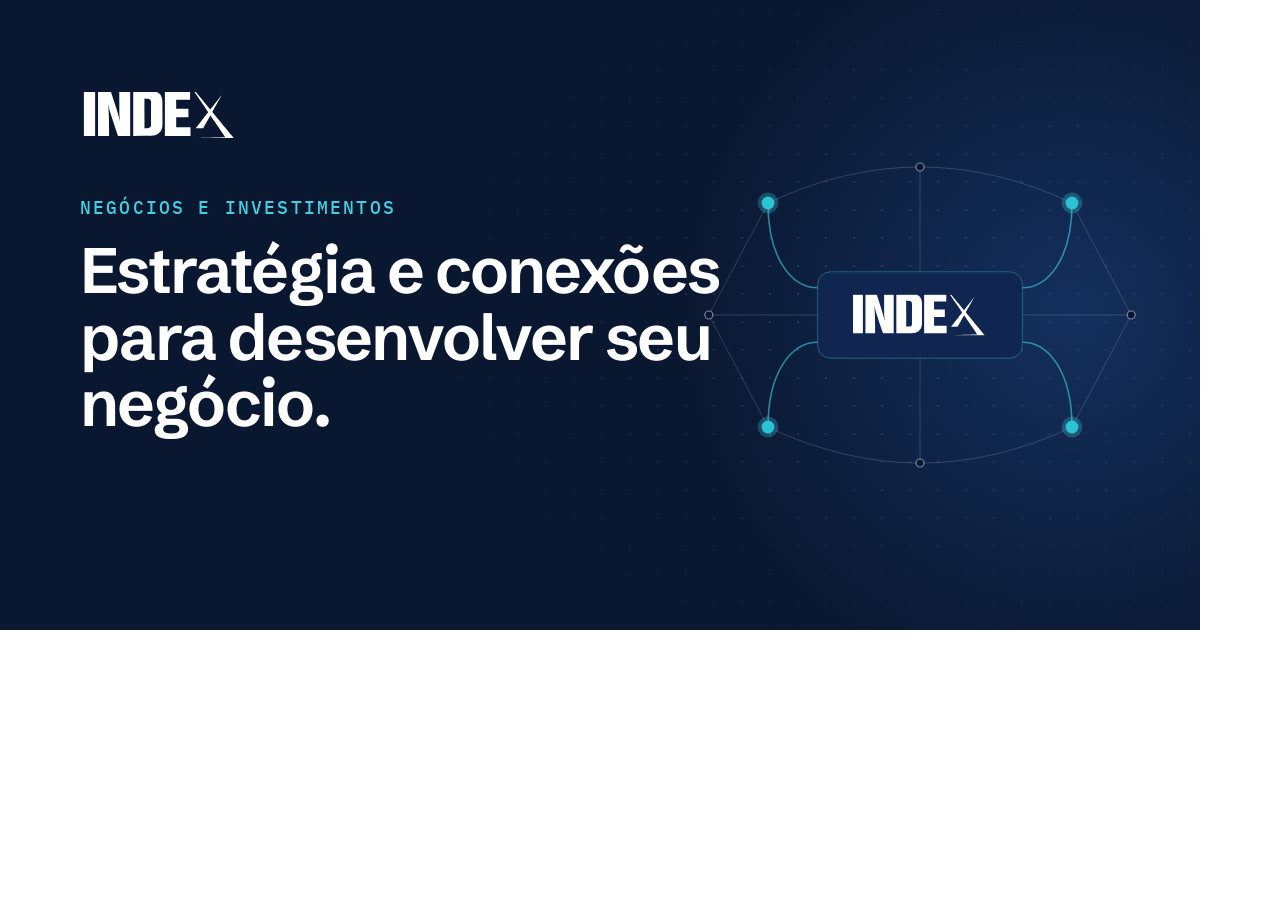
<file: docs/og-imagem.html>
<!doctype html>
<!-- Modelo da imagem de compartilhamento (og-index.png, 1200x630).
     Para refazer: abra este arquivo num navegador com janela de 1200x630 e capture a tela,
     ou rode o comando descrito no README. -->
<html lang="pt-BR">
<head>
<meta charset="utf-8">
<style>
  @font-face { font-family: "Schibsted Grotesk"; src: url("../site/assets/fonts/schibsted-grotesk-latin-var.woff2") format("woff2"); font-weight: 400 900; }
  @font-face { font-family: "Instrument Sans"; src: url("../site/assets/fonts/instrument-sans-latin-var.woff2") format("woff2"); font-weight: 400 700; }
  @font-face { font-family: "IBM Plex Mono"; src: url("../site/assets/fonts/ibm-plex-mono-latin-500.woff2") format("woff2"); font-weight: 500; }
  html, body { margin: 0; }
  .og { position: relative; width: 1200px; height: 630px; overflow: hidden; background: #0A1730; color: #fff; font-family: "Instrument Sans", sans-serif; }
  .og::before { content: ""; position: absolute; inset: 0; background-image: radial-gradient(rgba(195,206,223,.16) 1px, transparent 1.6px); background-size: 28px 28px; -webkit-mask-image: radial-gradient(ellipse 60% 80% at 78% 50%, #000 20%, transparent 75%); }
  .og::after { content: ""; position: absolute; width: 900px; height: 900px; right: -320px; top: 50%; transform: translateY(-50%); background: radial-gradient(circle, rgba(31,78,148,.45), transparent 62%); }
  .texto { position: absolute; left: 80px; top: 92px; width: 640px; z-index: 1; }
  .logo { height: 46px; fill: #fff; display: block; }
  .rotulo { margin-top: 58px; font-family: "IBM Plex Mono", monospace; font-size: 18px; letter-spacing: .12em; text-transform: uppercase; color: #43CFE0; }
  h1 { margin: 18px 0 0; font-family: "Schibsted Grotesk", sans-serif; font-weight: 650; font-size: 64px; line-height: 1.04; letter-spacing: -.03em; }
  .rede { position: absolute; right: 40px; top: 75px; width: 480px; height: 480px; z-index: 1; }
  .rede > g path { fill: none; }
</style>
</head>
<body>
<div class="og">
  <div class="texto">
    <svg class="logo" viewBox="0 0 1600 459" aria-hidden="true"><path fill-rule="evenodd" d="M 39 219 L 39 438 95 438 L 151 438 151 219 L 151 0 95 0 L 39 0 39 219 M 180 219 L 180 438 235 438 L 290 438 289.978 359.750 C 289.950 258.848, 288.451 213.998, 282.954 149.604 C 281.880 137.012, 281.052 125.537, 281.116 124.104 L 281.232 121.500 281.675 123.500 C 289.264 157.763, 295.796 183.650, 303.501 210 C 307.963 225.256, 343.134 331.360, 372.533 418.250 L 379.215 438 440.107 438 L 501 438 501 219 L 501 0 446.434 0 L 391.869 0 392.302 111.750 L 392.735 223.500 393.898 236.500 C 394.537 243.650, 395.965 257.600, 397.071 267.500 C 398.177 277.400, 399.280 287.300, 399.523 289.500 L 399.965 293.500 398.992 290.500 C 398.457 288.850, 395.052 276.250, 391.426 262.500 C 380.287 220.261, 376.074 206.301, 349.337 123.039 C 339.705 93.042, 327.572 55.225, 322.376 39 C 317.180 22.775, 312.234 7.362, 311.384 4.750 L 309.839 0 244.920 0 L 180 0 180 219 M 531 219.062 L 531 438.124 621.250 437.743 L 711.500 437.361 725.192 435.165 C 732.723 433.957, 742.848 431.832, 747.692 430.443 C 758.985 427.204, 774.701 419.551, 783 413.248 C 791.340 406.914, 803.559 393.853, 807.833 386.704 C 815.803 373.373, 820.426 356.859, 822.083 335.799 L 823.130 322.500 822.730 205 L 822.330 87.500 820.621 76.709 C 818.269 61.862, 814.783 50.156, 809.501 39.367 L 805.029 30.234 798.042 22.752 C 789.958 14.096, 781.583 8.326, 770.029 3.453 L 761.842 0 646.421 0 L 531 0 531 219.062 M 847 219 L 847 438 975.011 438 L 1103.021 438 1102.761 394.750 L 1102.500 351.500 1031.250 351.500 L 960 351.500 960 301.250 L 960 251 1021 251 L 1082 251 1082 208.500 L 1082 166 1021.020 166 L 960.041 166 959.770 121.506 L 959.500 77.013 1029 76.756 L 1098.500 76.500 1098.762 38.250 L 1099.024 0 973.012 0 L 847 0 847 219 M 1143.555 2.750 C 1144.537 4.263, 1175.433 49.336, 1212.214 102.913 C 1248.995 156.491, 1278.870 200.896, 1278.603 201.592 C 1278.174 202.711, 1206.769 294.772, 1168.333 343.762 L 1154.005 362.024 1191.600 361.762 L 1229.195 361.500 1264.961 297.500 C 1284.633 262.300, 1300.984 233.500, 1301.298 233.500 C 1302.054 233.500, 1450 449.047, 1450 450.148 C 1450 450.617, 1447.862 450.998, 1445.250 450.995 C 1440.750 450.990, 1320.232 454.542, 1228 457.399 L 1185.500 458.715 1359.798 458.857 L 1534.095 459 1524.752 447.750 C 1519.614 441.563, 1510.231 430.200, 1503.901 422.500 C 1497.572 414.800, 1453.592 361.349, 1406.170 303.720 L 1319.946 198.941 1338.840 165.220 C 1383.077 86.269, 1416 27.063, 1416 26.465 C 1416 26.111, 1397.487 49.600, 1374.861 78.661 C 1352.235 107.722, 1326.271 141.071, 1317.165 152.768 C 1308.058 164.465, 1300.247 173.915, 1299.807 173.768 C 1299.167 173.554, 1190.113 41.503, 1163.156 8.301 L 1156.500 0.103 1149.135 0.051 L 1141.770 0 1143.555 2.750 M 643.521 67.095 C 643.227 67.868, 643.102 134.364, 643.243 214.864 L 643.500 361.228 660.384 361.100 L 677.267 360.971 684.243 359.517 C 691.932 357.913, 698.760 354.392, 701.886 350.418 C 703.004 348.997, 704.949 345.284, 706.209 342.167 L 708.500 336.500 708.791 218.500 L 709.083 100.500 707.973 94 C 704.340 72.728, 695.733 67.682, 660.778 66.335 L 644.056 65.690 643.521 67.095"/></svg>
    <p class="rotulo">Negócios e investimentos</p>
    <h1>Estratégia e conexões para desenvolver seu negócio.</h1>
  </div>
  <svg class="rede" viewBox="0 0 600 520" aria-hidden="true">
    <g stroke="rgba(195,206,223,.22)" stroke-width="1.2">
      <path d="M110 120 Q300 30 490 120"/><path d="M110 400 Q300 490 490 400"/>
      <path d="M110 120 L36 260 L110 400"/><path d="M490 120 L564 260 L490 400"/>
      <path d="M36 260 L172 260"/><path d="M564 260 L428 260"/><path d="M300 75 L300 206"/><path d="M300 445 L300 314"/>
    </g>
    <g stroke="rgba(67,207,224,.6)" stroke-width="2">
      <path d="M110 120 C110 190 140 226 172 226"/><path d="M490 120 C490 190 460 226 428 226"/>
      <path d="M110 400 C110 330 140 294 172 294"/><path d="M490 400 C490 330 460 294 428 294"/>
    </g>
    <g fill="#0A1730" stroke="rgba(195,206,223,.6)" stroke-width="1.5">
      <circle cx="300" cy="75" r="5"/><circle cx="300" cy="445" r="5"/><circle cx="36" cy="260" r="5"/><circle cx="564" cy="260" r="5"/>
    </g>
    <g fill="#2BC3D6" stroke="rgba(67,207,224,.28)" stroke-width="10" paint-order="stroke">
      <circle cx="110" cy="120" r="8"/><circle cx="490" cy="120" r="8"/><circle cx="110" cy="400" r="8"/><circle cx="490" cy="400" r="8"/>
    </g>
    <rect x="172" y="206" width="256" height="108" rx="16" fill="#102650" stroke="rgba(67,207,224,.45)"/>
    <svg x="212" y="234" width="176" height="52" viewBox="0 0 1600 459"><path fill="#fff" fill-rule="evenodd" d="M 39 219 L 39 438 95 438 L 151 438 151 219 L 151 0 95 0 L 39 0 39 219 M 180 219 L 180 438 235 438 L 290 438 289.978 359.750 C 289.950 258.848, 288.451 213.998, 282.954 149.604 C 281.880 137.012, 281.052 125.537, 281.116 124.104 L 281.232 121.500 281.675 123.500 C 289.264 157.763, 295.796 183.650, 303.501 210 C 307.963 225.256, 343.134 331.360, 372.533 418.250 L 379.215 438 440.107 438 L 501 438 501 219 L 501 0 446.434 0 L 391.869 0 392.302 111.750 L 392.735 223.500 393.898 236.500 C 394.537 243.650, 395.965 257.600, 397.071 267.500 C 398.177 277.400, 399.280 287.300, 399.523 289.500 L 399.965 293.500 398.992 290.500 C 398.457 288.850, 395.052 276.250, 391.426 262.500 C 380.287 220.261, 376.074 206.301, 349.337 123.039 C 339.705 93.042, 327.572 55.225, 322.376 39 C 317.180 22.775, 312.234 7.362, 311.384 4.750 L 309.839 0 244.920 0 L 180 0 180 219 M 531 219.062 L 531 438.124 621.250 437.743 L 711.500 437.361 725.192 435.165 C 732.723 433.957, 742.848 431.832, 747.692 430.443 C 758.985 427.204, 774.701 419.551, 783 413.248 C 791.340 406.914, 803.559 393.853, 807.833 386.704 C 815.803 373.373, 820.426 356.859, 822.083 335.799 L 823.130 322.500 822.730 205 L 822.330 87.500 820.621 76.709 C 818.269 61.862, 814.783 50.156, 809.501 39.367 L 805.029 30.234 798.042 22.752 C 789.958 14.096, 781.583 8.326, 770.029 3.453 L 761.842 0 646.421 0 L 531 0 531 219.062 M 847 219 L 847 438 975.011 438 L 1103.021 438 1102.761 394.750 L 1102.500 351.500 1031.250 351.500 L 960 351.500 960 301.250 L 960 251 1021 251 L 1082 251 1082 208.500 L 1082 166 1021.020 166 L 960.041 166 959.770 121.506 L 959.500 77.013 1029 76.756 L 1098.500 76.500 1098.762 38.250 L 1099.024 0 973.012 0 L 847 0 847 219 M 1143.555 2.750 C 1144.537 4.263, 1175.433 49.336, 1212.214 102.913 C 1248.995 156.491, 1278.870 200.896, 1278.603 201.592 C 1278.174 202.711, 1206.769 294.772, 1168.333 343.762 L 1154.005 362.024 1191.600 361.762 L 1229.195 361.500 1264.961 297.500 C 1284.633 262.300, 1300.984 233.500, 1301.298 233.500 C 1302.054 233.500, 1450 449.047, 1450 450.148 C 1450 450.617, 1447.862 450.998, 1445.250 450.995 C 1440.750 450.990, 1320.232 454.542, 1228 457.399 L 1185.500 458.715 1359.798 458.857 L 1534.095 459 1524.752 447.750 C 1519.614 441.563, 1510.231 430.200, 1503.901 422.500 C 1497.572 414.800, 1453.592 361.349, 1406.170 303.720 L 1319.946 198.941 1338.840 165.220 C 1383.077 86.269, 1416 27.063, 1416 26.465 C 1416 26.111, 1397.487 49.600, 1374.861 78.661 C 1352.235 107.722, 1326.271 141.071, 1317.165 152.768 C 1308.058 164.465, 1300.247 173.915, 1299.807 173.768 C 1299.167 173.554, 1190.113 41.503, 1163.156 8.301 L 1156.500 0.103 1149.135 0.051 L 1141.770 0 1143.555 2.750 M 643.521 67.095 C 643.227 67.868, 643.102 134.364, 643.243 214.864 L 643.500 361.228 660.384 361.100 L 677.267 360.971 684.243 359.517 C 691.932 357.913, 698.760 354.392, 701.886 350.418 C 703.004 348.997, 704.949 345.284, 706.209 342.167 L 708.500 336.500 708.791 218.500 L 709.083 100.500 707.973 94 C 704.340 72.728, 695.733 67.682, 660.778 66.335 L 644.056 65.690 643.521 67.095"/></svg>
  </svg>
</div>
</body>
</html>
</file>
<file: site/assets/css/estilos.css>
/* =========================================================
   Index Participações | Folha de estilos
   Organização:
   1. Fontes  2. Variáveis (cores, medidas, movimento)  3. Base
   4. Utilidades  5. Componentes (botões, rótulos, links)
   6. Cabeçalho  7. Seções  8. Formulário  9. Rodapé
   10. WhatsApp  11. Entradas animadas  12. Movimento reduzido
   ========================================================= */

/* ---------- 1. Fontes (hospedadas no próprio site) ---------- */
@font-face {
  font-family: "Schibsted Grotesk";
  src: url("../fonts/schibsted-grotesk-latin-var.woff2") format("woff2");
  font-weight: 400 900;
  font-style: normal;
  font-display: swap;
}
@font-face {
  font-family: "Instrument Sans";
  src: url("../fonts/instrument-sans-latin-var.woff2") format("woff2");
  font-weight: 400 700;
  font-style: normal;
  font-display: swap;
}
@font-face {
  font-family: "IBM Plex Mono";
  src: url("../fonts/ibm-plex-mono-latin-500.woff2") format("woff2");
  font-weight: 500;
  font-style: normal;
  font-display: swap;
}

/* ---------- 2. Variáveis ---------- */
:root {
  /* Azul profundo (cor principal) */
  --azul-950: #0A1730;
  --azul-900: #0E2244;
  --azul-800: #14305E;
  --azul-700: #173B73;
  --azul-600: #1F4E94;
  --azul-100: #E3EAF5;

  /* Turquesa (destaque, em doses pequenas) */
  --turquesa-300: #7BE0EB;
  --turquesa-400: #43CFE0;
  --turquesa-500: #2BC3D6;
  --turquesa-700: #0B7488;
  --turquesa-100: #DDF5F8;

  /* Neutros */
  --papel: #FBFCFE;
  --canvas: #F3F6FA;
  --superficie: #FFFFFF;
  --tinta: #0E1C33;
  --tinta-2: #4A5B73;
  --linha: #D7DFEA;
  --linha-forte: #7D8CA3;
  --sobre-escuro: #C3CEDF;
  --sobre-escuro-2: #9FB0C8;

  /* Estados */
  --erro: #B42318;
  --erro-fundo: #FEF3F2;
  --sucesso: #0F7A4F;
  --sucesso-fundo: #ECFDF3;

  /* Tipografia */
  --fonte-titulo: "Schibsted Grotesk", "Segoe UI", system-ui, -apple-system, sans-serif;
  --fonte-texto: "Instrument Sans", system-ui, -apple-system, "Segoe UI", sans-serif;
  --fonte-mono: "IBM Plex Mono", ui-monospace, "SFMono-Regular", Menlo, Consolas, monospace;

  /* Medidas */
  --altura-cabecalho: 64px;
  --margem-lateral: 16px;
  --largura-max: 1200px;
  --raio-p: 8px;
  --raio: 12px;
  --raio-g: 20px;
  --secao-espaco: clamp(72px, 9vw, 128px);
  --sombra-1: 0 1px 2px rgba(14, 28, 51, 0.05), 0 6px 20px rgba(14, 28, 51, 0.06);
  --sombra-2: 0 2px 4px rgba(14, 28, 51, 0.06), 0 16px 40px rgba(14, 28, 51, 0.10);

  /* Movimento: duas curvas usadas em todo o site */
  --curva-saida: cubic-bezier(0.22, 1, 0.36, 1);
  --curva-padrao: cubic-bezier(0.4, 0, 0.2, 1);
  --tempo-rapido: 180ms;
  --tempo-medio: 320ms;

  --foco: var(--turquesa-700);
}

@media (min-width: 720px) {
  :root { --margem-lateral: clamp(24px, 4vw, 40px); }
}
@media (min-width: 1024px) {
  :root { --altura-cabecalho: 76px; }
}

/* ---------- 3. Base ---------- */
*,
*::before,
*::after { box-sizing: border-box; }

html {
  overflow-x: hidden;
  overflow-x: clip;
  scroll-padding-top: calc(var(--altura-cabecalho) + 20px);
  -webkit-text-size-adjust: 100%;
  text-size-adjust: 100%;
}
@media (prefers-reduced-motion: no-preference) {
  html { scroll-behavior: smooth; }
}

body {
  margin: 0;
  overflow-x: hidden;
  overflow-x: clip;
  background: var(--papel);
  color: var(--tinta);
  font-family: var(--fonte-texto);
  font-size: 1.0625rem;
  line-height: 1.65;
  font-kerning: normal;
  -webkit-font-smoothing: antialiased;
  -moz-osx-font-smoothing: grayscale;
  text-rendering: optimizeLegibility;
}

h1, h2, h3 {
  margin: 0;
  font-family: var(--fonte-titulo);
  font-weight: 650;
  line-height: 1.1;
  letter-spacing: -0.02em;
  text-wrap: balance;
}
p { margin: 0; text-wrap: pretty; }
ul, ol { margin: 0; padding: 0; list-style: none; }
a { color: inherit; }
img, svg { display: block; max-width: 100%; }
button, input, select, textarea { font: inherit; color: inherit; }
[hidden] { display: none !important; }

:focus-visible {
  outline: 3px solid var(--foco);
  outline-offset: 3px;
  border-radius: 4px;
}
main:focus { outline: none; }

::selection { background: var(--turquesa-100); color: var(--azul-950); }

/* ---------- 4. Utilidades ---------- */
.container {
  width: min(100% - 2 * var(--margem-lateral), var(--largura-max));
  margin-inline: auto;
}
.sr-only {
  position: absolute !important;
  width: 1px; height: 1px;
  margin: -1px; padding: 0;
  overflow: hidden;
  clip: rect(0 0 0 0);
  white-space: nowrap;
  border: 0;
}
.sprite { position: absolute; width: 0; height: 0; overflow: hidden; }

.icone {
  width: 1.5rem;
  height: 1.5rem;
  flex: none;
  fill: none;
  stroke: currentColor;
  stroke-width: 1.75;
  stroke-linecap: round;
  stroke-linejoin: round;
}
.icone--preenchido { fill: currentColor; stroke: none; }

.logo { fill: currentColor; height: 100%; width: auto; }

.pular {
  position: fixed;
  top: 12px;
  left: 12px;
  z-index: 100;
  padding: 12px 18px;
  border-radius: var(--raio-p);
  background: var(--turquesa-500);
  color: var(--azul-950);
  font-weight: 600;
  text-decoration: none;
  transform: translateY(-160%);
  transition: transform var(--tempo-medio) var(--curva-saida);
}
.pular:focus { transform: none; }

/* ---------- 5. Componentes ---------- */

/* Rótulo (pequeno texto acima dos títulos), com o traço de conexão da marca */
.rotulo {
  display: inline-flex;
  align-items: center;
  gap: 10px;
  margin-bottom: 18px;
  font-family: var(--fonte-mono);
  font-size: 0.78rem;
  font-weight: 500;
  letter-spacing: 0.12em;
  text-transform: uppercase;
  color: var(--turquesa-700);
}
.rotulo::before {
  content: "";
  width: 28px;
  height: 7px;
  flex: none;
  background:
    radial-gradient(circle at 3.5px 3.5px, currentColor 3px, transparent 3.5px) 0 0 / 7px 7px no-repeat,
    linear-gradient(currentColor, currentColor) 7px 3px / 21px 1px no-repeat;
}
.rotulo--escuro { color: var(--turquesa-400); }

.titulo-secao {
  font-size: clamp(2rem, 1.35rem + 2.2vw, 3.1rem);
  color: var(--azul-900);
  max-width: 22ch;
}

.lead {
  font-size: clamp(1.125rem, 1.05rem + 0.35vw, 1.3rem);
  line-height: 1.6;
  color: var(--tinta);
}

/* Botões */
.botao {
  display: inline-flex;
  align-items: center;
  justify-content: center;
  gap: 0.6rem;
  min-height: 48px;
  padding: 0.7rem 1.35rem;
  border: 1.5px solid transparent;
  border-radius: 10px;
  font-family: var(--fonte-texto);
  font-size: 1rem;
  font-weight: 600;
  line-height: 1.2;
  letter-spacing: 0.005em;
  text-align: center;
  text-decoration: none;
  cursor: pointer;
  transition:
    background-color var(--tempo-rapido) var(--curva-padrao),
    border-color var(--tempo-rapido) var(--curva-padrao),
    color var(--tempo-rapido) var(--curva-padrao),
    transform var(--tempo-medio) var(--curva-saida),
    box-shadow var(--tempo-medio) var(--curva-saida);
}
.botao .icone { width: 1.15rem; height: 1.15rem; }
.botao--primario {
  background: var(--turquesa-500);
  color: var(--azul-950);
}
.botao--primario:hover {
  background: var(--turquesa-400);
  transform: translateY(-1px);
  box-shadow: 0 8px 22px rgba(43, 195, 214, 0.28);
}
.botao--primario:active { transform: translateY(0); box-shadow: none; }
.botao--secundario {
  background: transparent;
  border-color: var(--azul-700);
  color: var(--azul-700);
}
.botao--secundario:hover { background: var(--azul-100); }
.botao--grande { min-height: 56px; padding: 0.85rem 1.75rem; font-size: 1.0625rem; }

/* Link com seta */
.link-seta {
  display: inline;
  padding-block: 10px;
  font-weight: 600;
  line-height: 1.5;
  color: var(--azul-700);
  text-decoration: underline;
  text-decoration-thickness: 1px;
  text-underline-offset: 0.3em;
  text-decoration-color: rgba(23, 59, 115, 0.35);
  transition: text-decoration-color var(--tempo-rapido) var(--curva-padrao), color var(--tempo-rapido) var(--curva-padrao);
}
.link-seta .icone {
  display: inline-block;
  width: 1.15rem;
  height: 1.15rem;
  margin-left: 0.45rem;
  vertical-align: -0.2em;
  transition: transform var(--tempo-medio) var(--curva-saida);
}
.link-seta:hover { text-decoration-color: currentColor; }
.link-seta:hover .icone { transform: translateX(4px); }
.link-seta--claro { color: #fff; text-decoration-color: rgba(255, 255, 255, 0.4); }

/* ---------- 6. Cabeçalho ---------- */
.cabecalho {
  position: sticky;
  top: 0;
  z-index: 50;
  height: var(--altura-cabecalho);
  background: var(--azul-950);
  color: #fff;
  border-bottom: 1px solid transparent;
  transition: border-color var(--tempo-medio) var(--curva-padrao), box-shadow var(--tempo-medio) var(--curva-padrao);
}
.cabecalho.rolado {
  border-bottom-color: rgba(195, 206, 223, 0.14);
  box-shadow: 0 8px 28px rgba(5, 12, 26, 0.28);
}
.cabecalho__barra {
  height: 100%;
  display: flex;
  align-items: center;
  justify-content: space-between;
  gap: 24px;
}
.marca {
  display: inline-flex;
  align-items: center;
  height: 26px;
  color: #fff;
  border-radius: 4px;
}
@media (min-width: 1024px) {
  .marca { height: 30px; }
}
.marca:focus-visible { outline-color: var(--turquesa-400); outline-offset: 6px; }

/* Navegação: celular e tablet (menu recolhido) */
.nav__alternar {
  display: inline-flex;
  align-items: center;
  gap: 8px;
  min-height: 44px;
  padding: 0 14px 0 10px;
  margin-right: -10px;
  border: 1px solid rgba(195, 206, 223, 0.28);
  border-radius: 10px;
  background: transparent;
  color: #fff;
  font-weight: 600;
  font-size: 0.95rem;
  cursor: pointer;
}
.nav__alternar:focus-visible { outline-color: var(--turquesa-400); }
.nav__alternar .icone { width: 1.35rem; height: 1.35rem; }
.nav__alternar .icone--fechar { display: none; }
.nav__alternar[aria-expanded="true"] .icone--abrir { display: none; }
.nav__alternar[aria-expanded="true"] .icone--fechar { display: block; }

.nav__painel {
  position: fixed;
  top: var(--altura-cabecalho);
  left: 0;
  right: 0;
  max-height: calc(100dvh - var(--altura-cabecalho));
  overflow-y: auto;
  padding: 12px var(--margem-lateral) 28px;
  background: var(--azul-950);
  border-top: 1px solid rgba(195, 206, 223, 0.14);
  box-shadow: 0 24px 48px rgba(5, 12, 26, 0.4);
  opacity: 0;
  visibility: hidden;
  transform: translateY(-8px);
  transition:
    opacity var(--tempo-medio) var(--curva-saida),
    transform var(--tempo-medio) var(--curva-saida),
    visibility 0s linear var(--tempo-medio);
}
.nav__painel.aberto {
  opacity: 1;
  visibility: visible;
  transform: none;
  transition:
    opacity var(--tempo-medio) var(--curva-saida),
    transform var(--tempo-medio) var(--curva-saida),
    visibility 0s;
}
.nav__lista { display: grid; }
.nav__link {
  display: flex;
  align-items: center;
  min-height: 52px;
  padding: 0 4px;
  border-bottom: 1px solid rgba(195, 206, 223, 0.12);
  color: #fff;
  font-size: 1.125rem;
  font-weight: 500;
  text-decoration: none;
}
.nav__link:focus-visible { outline-color: var(--turquesa-400); }
.nav__link[aria-current="true"] { color: var(--turquesa-400); }
.nav__cta { width: 100%; margin-top: 20px; }
.nav__cta:focus-visible { outline-color: var(--turquesa-300); }

/* Sem JavaScript, o menu fica sempre visível em uma faixa abaixo do cabeçalho */
.no-js .nav__alternar { display: none; }
.no-js .cabecalho { height: auto; position: relative; }
.no-js .cabecalho__barra { flex-wrap: wrap; padding-block: 14px; }
.no-js .nav__painel { position: static; opacity: 1; visibility: visible; transform: none; box-shadow: none; padding: 0; background: transparent; }

/* Navegação: computador */
@media (min-width: 1024px) {
  .nav__alternar { display: none; }
  .nav__painel,
  .no-js .nav__painel {
    position: static;
    display: flex;
    align-items: center;
    gap: 28px;
    max-height: none;
    overflow: visible;
    padding: 0;
    background: transparent;
    border: 0;
    box-shadow: none;
    opacity: 1;
    visibility: visible;
    transform: none;
    transition: none;
  }
  .nav__lista { display: flex; align-items: center; gap: 4px; }
  .nav__link {
    position: relative;
    min-height: 44px;
    padding: 0 12px;
    border: 0;
    font-size: 0.95rem;
    color: #DCE4F0;
    transition: color var(--tempo-rapido) var(--curva-padrao);
  }
  .nav__link::after {
    content: "";
    position: absolute;
    left: 12px;
    right: 12px;
    bottom: 6px;
    height: 2px;
    border-radius: 2px;
    background: var(--turquesa-400);
    transform: scaleX(0);
    transform-origin: left;
    transition: transform var(--tempo-medio) var(--curva-saida);
  }
  .nav__link:hover { color: #fff; }
  .nav__link:hover::after,
  .nav__link[aria-current="true"]::after { transform: scaleX(1); }
  .nav__link[aria-current="true"] { color: #fff; }
  .nav__cta { width: auto; margin-top: 0; min-height: 44px; padding-inline: 1.1rem; font-size: 0.95rem; }
}

/* ---------- 7. Seções ---------- */
.secao { padding-block: var(--secao-espaco); }
.secao--papel { background: var(--papel); }
.secao--canvas { background: var(--canvas); }
.secao--escura { background: var(--azul-900); color: #fff; --foco: var(--turquesa-300); }
.secao__acao { margin-top: clamp(40px, 5vw, 56px); display: flex; justify-content: center; }

/* 7.1 Primeira tela */
.hero {
  position: relative;
  isolation: isolate;
  overflow: hidden;
  overflow: clip;
  padding-block: clamp(48px, 8vw, 104px) clamp(64px, 9vw, 120px);
  background: var(--azul-950);
  color: #fff;
  --foco: var(--turquesa-300);
}
/* Grade de pontos discreta: remete a uma malha de conexões */
.hero::before {
  content: "";
  position: absolute;
  inset: 0;
  z-index: -1;
  background-image: radial-gradient(rgba(195, 206, 223, 0.16) 1px, transparent 1.6px);
  background-size: 28px 28px;
  -webkit-mask-image: radial-gradient(ellipse 70% 80% at 70% 50%, #000 20%, transparent 75%);
  mask-image: radial-gradient(ellipse 70% 80% at 70% 50%, #000 20%, transparent 75%);
}
.hero::after {
  content: "";
  position: absolute;
  z-index: -1;
  width: 900px;
  height: 900px;
  right: -260px;
  top: 50%;
  transform: translateY(-50%);
  background: radial-gradient(circle, rgba(31, 78, 148, 0.42), transparent 62%);
}
.hero__grade {
  display: grid;
  gap: clamp(40px, 6vw, 64px);
  align-items: center;
}
@media (min-width: 960px) {
  .hero__grade { grid-template-columns: minmax(0, 1.05fr) minmax(0, 1fr); }
}
.hero__titulo {
  font-size: clamp(2.5rem, 1.25rem + 4.3vw, 4.5rem);
  line-height: 1.04;
  letter-spacing: -0.03em;
  font-weight: 650;
  max-width: 14ch;
}
.hero__lead {
  margin-top: 24px;
  max-width: 46ch;
  font-size: clamp(1.125rem, 1.05rem + 0.35vw, 1.3rem);
  line-height: 1.6;
  color: var(--sobre-escuro);
}
.hero__acoes {
  margin-top: 36px;
  display: flex;
  flex-wrap: wrap;
  align-items: center;
  gap: 16px 28px;
}

/* A rede de conexões (elemento assinatura) */
.rede {
  position: relative;
  margin: 0 auto;
  width: 100%;
  max-width: 600px;
  aspect-ratio: 600 / 520;
}
.rede__linhas { position: absolute; inset: 0; width: 100%; height: 100%; overflow: visible; }
.rede__malha path {
  fill: none;
  stroke: rgba(195, 206, 223, 0.2);
  stroke-width: 1;
}
.rede__conexoes path {
  fill: none;
  stroke: rgba(67, 207, 224, 0.55);
  stroke-width: 1.5;
}
.rede__pulsos path {
  fill: none;
  stroke: var(--turquesa-300);
  stroke-width: 2.5;
  stroke-linecap: round;
  stroke-dasharray: 0 100;
  opacity: 0;
}
.rede__nos-menores circle { fill: var(--azul-950); stroke: rgba(195, 206, 223, 0.55); stroke-width: 1.25; }
.rede__nos circle { fill: var(--turquesa-500); stroke: rgba(67, 207, 224, 0.28); stroke-width: 8; paint-order: stroke; }

.rede__centro {
  position: absolute;
  left: 50%;
  top: 50%;
  width: 43.4%;
  aspect-ratio: 260 / 120;
  transform: translate(-50%, -50%);
  display: grid;
  place-items: center;
  padding: 0 9%;
  border-radius: 16px;
  background: linear-gradient(180deg, #13294F, #0E2244);
  border: 1px solid rgba(67, 207, 224, 0.4);
  box-shadow: 0 18px 50px rgba(3, 10, 24, 0.55), inset 0 1px 0 rgba(255, 255, 255, 0.06);
  color: #fff;
}
.rede__centro .logo { width: 100%; height: auto; }
/* Halo que pulsa devagar em volta da marca */
.rede__centro::after {
  content: "";
  position: absolute;
  inset: -10px;
  border-radius: 22px;
  border: 1px solid rgba(67, 207, 224, 0.35);
  opacity: 0;
}

.rede__rotulo {
  position: absolute;
  max-width: 9.5em;
  padding: 6px 12px;
  border-radius: 999px;
  background: rgba(14, 34, 68, 0.85);
  border: 1px solid rgba(195, 206, 223, 0.2);
  font-family: var(--fonte-mono);
  font-size: clamp(0.66rem, 0.6rem + 0.25vw, 0.78rem);
  font-weight: 500;
  line-height: 1.3;
  letter-spacing: 0.04em;
  text-align: center;
  color: #E6EDF7;
  transform: translate(-50%, 0);
  white-space: normal;
}
.rede__rotulo--a { left: 18.3%; bottom: calc(100% - 23.1% + 16px); }
.rede__rotulo--b { left: 81.7%; bottom: calc(100% - 23.1% + 16px); }
.rede__rotulo--c { left: 18.3%; top: calc(76.9% + 16px); }
.rede__rotulo--d { left: 81.7%; top: calc(76.9% + 16px); }

@media (max-width: 959px) {
  .rede { max-width: 480px; margin-top: 8px; }
}

/* Animação da rede: as linhas se desenham e depois pulsos discretos percorrem as conexões */
.js .rede__malha path,
.js .rede__conexoes path {
  stroke-dashoffset: 100;
  transition: stroke-dashoffset 1.4s var(--curva-saida);
}
.js .rede__malha path { stroke-dasharray: 100; }
.js .rede__conexoes path { stroke-dasharray: 100; transition-delay: 0.25s; }
.js .rede.in .rede__malha path,
.js .rede.in .rede__conexoes path { stroke-dashoffset: 0; }
.js .rede.in .rede__malha path { transition-duration: 1.8s; }
.js .rede__nos circle,
.js .rede__nos-menores circle,
.js .rede__centro,
.js .rede__rotulo {
  opacity: 0;
  transition: opacity 0.8s var(--curva-saida), transform 0.8s var(--curva-saida);
}
.js .rede__centro { transform: translate(-50%, -46%); }
.js .rede.in .rede__nos circle,
.js .rede.in .rede__nos-menores circle,
.js .rede.in .rede__rotulo { opacity: 1; transition-delay: 0.7s; }
.js .rede.in .rede__centro { opacity: 1; transform: translate(-50%, -50%); transition-delay: 0.15s; }

.rede.assentada.visivel .pulso { animation: pulso 7s linear infinite; }
.rede.assentada.visivel .pulso:nth-child(1) { animation-delay: -0.4s; }
.rede.assentada.visivel .pulso:nth-child(2) { animation-delay: -2.2s; }
.rede.assentada.visivel .pulso:nth-child(3) { animation-delay: -4.1s; }
.rede.assentada.visivel .pulso:nth-child(4) { animation-delay: -5.6s; }
.rede.assentada.visivel .pulso--arco { animation-duration: 9s; animation-delay: -3s; }
.rede.assentada.visivel .rede__centro::after { animation: halo 6s var(--curva-padrao) infinite; animation-delay: -1.5s; }

@keyframes pulso {
  0% { stroke-dasharray: 6 94; stroke-dashoffset: 6; opacity: 0; }
  6% { opacity: 1; }
  40% { opacity: 1; }
  48% { stroke-dasharray: 6 94; stroke-dashoffset: -94; opacity: 0; }
  100% { stroke-dasharray: 6 94; stroke-dashoffset: -94; opacity: 0; }
}
@keyframes halo {
  0% { opacity: 0; transform: scale(0.97); }
  35% { opacity: 1; }
  100% { opacity: 0; transform: scale(1.06); }
}

/* 7.2 A Index */
.sobre {
  display: grid;
  gap: 28px 64px;
}
@media (min-width: 960px) {
  .sobre { grid-template-columns: minmax(0, 0.95fr) minmax(0, 1.05fr); align-items: start; }
}
.sobre__texto { display: grid; gap: 20px; }
.sobre__texto .lead { max-width: 52ch; }
.sobre__texto p:not(.lead) { color: var(--tinta-2); max-width: 56ch; }

.pilares {
  margin-top: clamp(48px, 6vw, 80px);
  display: grid;
  border-top: 1px solid var(--linha);
}
@media (min-width: 720px) {
  .pilares { grid-template-columns: repeat(3, minmax(0, 1fr)); }
}
.pilar {
  display: grid;
  grid-template-columns: auto 1fr;
  column-gap: 16px;
  align-items: baseline;
  padding: 28px 0;
  border-bottom: 1px solid var(--linha);
}
@media (min-width: 720px) {
  .pilar {
    grid-template-columns: 1fr;
    row-gap: 8px;
    padding: 32px 28px 8px;
    border-bottom: 0;
    border-left: 1px solid var(--linha);
  }
  .pilar:first-child { border-left: 0; padding-left: 0; }
}
.pilar__icone {
  grid-row: span 2;
  align-self: start;
  display: grid;
  place-items: center;
  width: 48px;
  height: 48px;
  border-radius: 12px;
  background: var(--azul-100);
  color: var(--azul-700);
}
@media (min-width: 720px) {
  .pilar__icone { grid-row: auto; margin-bottom: 12px; }
}
.pilar__titulo { font-size: 1.375rem; color: var(--azul-900); }
.pilar__texto { color: var(--tinta-2); font-size: 1.0625rem; }

.assinatura {
  margin-top: clamp(48px, 6vw, 80px);
  display: flex;
  align-items: center;
  gap: 20px;
  font-family: var(--fonte-titulo);
  font-size: clamp(1.4rem, 1.05rem + 1.4vw, 2.1rem);
  font-weight: 600;
  line-height: 1.2;
  letter-spacing: -0.015em;
  color: var(--azul-700);
}
.assinatura__traco {
  position: relative;
  flex: none;
  width: clamp(40px, 8vw, 96px);
  height: 2px;
  background: linear-gradient(90deg, rgba(43, 195, 214, 0.2), var(--turquesa-500));
}
.assinatura__traco::before,
.assinatura__traco::after {
  content: "";
  position: absolute;
  top: 50%;
  width: 10px;
  height: 10px;
  border-radius: 50%;
  transform: translate(-50%, -50%);
}
.assinatura__traco::before { left: 0; border: 1.5px solid var(--turquesa-500); background: var(--papel); }
.assinatura__traco::after { left: 100%; background: var(--turquesa-500); }

/* 7.3 Soluções */
.cabeca-dividida {
  display: grid;
  gap: 20px 64px;
  margin-bottom: clamp(40px, 5vw, 64px);
}
@media (min-width: 960px) {
  .cabeca-dividida { grid-template-columns: minmax(0, 1fr) minmax(0, 1fr); align-items: end; }
}
.cabeca-dividida__texto { color: var(--tinta-2); max-width: 50ch; font-size: 1.125rem; }

.frentes {
  display: grid;
  gap: 20px;
}
@media (min-width: 760px) {
  .frentes { grid-template-columns: repeat(2, minmax(0, 1fr)); gap: 24px; }
}
.frente {
  position: relative;
  display: flex;
  flex-direction: column;
  padding: clamp(24px, 3vw, 36px);
  border-radius: var(--raio-g);
  background: var(--superficie);
  border: 1px solid var(--linha);
  box-shadow: var(--sombra-1);
  transition: box-shadow var(--tempo-medio) var(--curva-saida), border-color var(--tempo-medio) var(--curva-saida), transform var(--tempo-medio) var(--curva-saida);
}
.frente:hover { box-shadow: var(--sombra-2); border-color: #C3D0E1; }
.frente__topo {
  display: flex;
  align-items: center;
  justify-content: space-between;
  margin-bottom: 24px;
}
.frente__icone {
  display: grid;
  place-items: center;
  width: 52px;
  height: 52px;
  border-radius: 14px;
  background: var(--azul-900);
  color: var(--turquesa-400);
}
.frente__numero {
  font-family: var(--fonte-mono);
  font-size: 0.85rem;
  letter-spacing: 0.1em;
  color: var(--linha-forte);
}
.frente__titulo { font-size: clamp(1.3rem, 1.15rem + 0.5vw, 1.55rem); color: var(--azul-900); max-width: 20ch; }
/* Lista de itens ligados por uma linha fina, como uma pequena rede */
.lista-conectada {
  display: grid;
  gap: 12px;
}
.lista-conectada li {
  position: relative;
  padding-left: 26px;
  color: var(--tinta-2);
  line-height: 1.5;
}
.lista-conectada li::before {
  content: "";
  position: absolute;
  left: 0;
  top: 0.48em;
  width: 9px;
  height: 9px;
  border-radius: 50%;
  background: var(--superficie);
  border: 1.5px solid var(--turquesa-700);
}
.lista-conectada li:not(:last-child)::after {
  content: "";
  position: absolute;
  left: 4px;
  top: calc(0.48em + 9px);
  height: calc(100% + 3px);
  width: 1px;
  background: var(--linha);
}
.frente__itens { margin: 20px 0 28px; }
.frente__cta { margin-top: auto; align-self: flex-start; }

/* 7.4 Como a Index atua */
.cabeca-central { text-align: center; display: grid; justify-items: center; margin-bottom: clamp(40px, 5vw, 64px); }
.secao--escura .titulo-secao { color: #fff; }
.cabeca-central__texto { margin-top: 18px; max-width: 52ch; color: var(--sobre-escuro); font-size: 1.125rem; }

.atuacao { position: relative; }
.atuacao__lista {
  display: grid;
  gap: 16px;
}
@media (min-width: 760px) {
  .atuacao__lista { grid-template-columns: repeat(2, minmax(0, 1fr)); gap: 56px; }
}
.atuacao__item {
  position: relative;
  display: grid;
  grid-template-columns: auto 1fr;
  align-content: start;
  column-gap: 18px;
  row-gap: 6px;
  padding: clamp(22px, 3vw, 32px);
  border-radius: var(--raio-g);
  background: rgba(255, 255, 255, 0.035);
  border: 1px solid rgba(195, 206, 223, 0.16);
  transition: border-color var(--tempo-medio) var(--curva-saida), background-color var(--tempo-medio) var(--curva-saida);
}
.atuacao__item:hover { border-color: rgba(67, 207, 224, 0.5); background: rgba(255, 255, 255, 0.055); }
.atuacao__icone {
  grid-row: span 2;
  align-self: start;
  display: grid;
  place-items: center;
  width: 48px;
  height: 48px;
  border-radius: 50%;
  border: 1px solid rgba(67, 207, 224, 0.45);
  color: var(--turquesa-400);
}
.atuacao__titulo { display: flex; align-items: center; min-height: 48px; font-size: 1.3rem; color: #fff; }
.atuacao__item p { color: var(--sobre-escuro); }

/* Ligações em "X" entre os quatro diferenciais (só a partir do tablet) */
.atuacao__centro { display: none; }
@media (min-width: 760px) {
  .atuacao__centro {
    display: block;
    position: absolute;
    left: 50%;
    top: 50%;
    width: 14px;
    height: 14px;
    border-radius: 50%;
    background: var(--turquesa-500);
    box-shadow: 0 0 0 6px rgba(43, 195, 214, 0.18);
    transform: translate(-50%, -50%);
  }
  /* Cada diferencial se liga ao ponto central por uma linha diagonal que parte do canto interno */
  .atuacao__item::after {
    content: "";
    position: absolute;
    width: 40px;
    height: 1.5px;
    margin-top: -0.75px;
    background: rgba(67, 207, 224, 0.55);
    transition: background-color var(--tempo-medio) var(--curva-saida);
  }
  .atuacao__item:nth-child(1)::after { left: 100%; top: 100%; transform-origin: left center; transform: rotate(45deg); }
  .atuacao__item:nth-child(2)::after { right: 100%; top: 100%; transform-origin: right center; transform: rotate(-45deg); }
  .atuacao__item:nth-child(3)::after { left: 100%; top: 0; transform-origin: left center; transform: rotate(-45deg); }
  .atuacao__item:nth-child(4)::after { right: 100%; top: 0; transform-origin: right center; transform: rotate(45deg); }
  .atuacao__item:hover::after { background: var(--turquesa-300); }
}

/* 7.5 Áreas de atuação */
.areas {
  display: grid;
  gap: 40px 64px;
}
@media (min-width: 1024px) {
  .areas { grid-template-columns: minmax(0, 0.8fr) minmax(0, 1.2fr); align-items: start; }
  .areas__intro { position: sticky; top: calc(var(--altura-cabecalho) + 32px); }
}
.areas__texto { margin-top: 20px; color: var(--tinta-2); max-width: 44ch; font-size: 1.125rem; }
.presenca { margin-top: 28px; display: grid; gap: 12px; }
.presenca li {
  display: flex;
  align-items: center;
  gap: 12px;
  font-weight: 600;
  color: var(--azul-900);
}
.presenca .icone {
  width: 40px;
  height: 40px;
  padding: 9px;
  border-radius: 50%;
  background: var(--turquesa-100);
  color: var(--turquesa-700);
}

.setores {
  display: grid;
  grid-template-columns: repeat(auto-fill, minmax(min(100%, 210px), 1fr));
  gap: 10px;
}
.setor {
  display: flex;
  align-items: center;
  gap: 14px;
  min-height: 60px;
  padding: 12px 16px;
  border-radius: var(--raio);
  background: var(--superficie);
  border: 1px solid var(--linha);
  font-weight: 600;
  line-height: 1.3;
  color: var(--azul-900);
}
.setor .icone { width: 1.4rem; height: 1.4rem; color: var(--turquesa-700); }
/* No celular, duas colunas com ícone acima do nome */
@media (max-width: 559px) {
  .setores { grid-template-columns: repeat(2, minmax(0, 1fr)); gap: 8px; }
  .setor { flex-direction: column; align-items: flex-start; gap: 8px; min-height: 0; padding: 14px; font-size: 0.98rem; }
}
.setores.recolhida .setor:nth-child(n + 13) { display: none; }
.setores__rodape {
  margin-top: 24px;
  display: flex;
  flex-wrap: wrap;
  align-items: center;
  gap: 16px 24px;
}
.setores__alternar .icone { transition: transform var(--tempo-medio) var(--curva-saida); }
.setores__alternar[aria-expanded="true"] .icone { transform: rotate(180deg); }
.setores__nota { color: var(--tinta-2); }
.setores__nota a { color: var(--azul-700); font-weight: 600; text-underline-offset: 0.25em; }

/* 7.6 Chamada para contato */
.chamada {
  position: relative;
  overflow: hidden;
  overflow: clip;
  padding-block: clamp(72px, 9vw, 112px);
  background: var(--azul-700);
  color: #fff;
  --foco: var(--turquesa-300);
}
/* Dois arcos finos de conexão ao fundo, bem discretos */
.chamada::before,
.chamada::after {
  content: "";
  position: absolute;
  left: 50%;
  top: 100%;
  border-radius: 50%;
  border: 1px solid rgba(123, 224, 235, 0.16);
  transform: translate(-50%, -38%);
  pointer-events: none;
}
.chamada::before { width: 1300px; height: 1300px; }
.chamada::after { width: 1560px; height: 1560px; border-color: rgba(123, 224, 235, 0.09); }
.chamada__caixa { position: relative; display: grid; justify-items: center; text-align: center; }
.chamada__titulo { font-size: clamp(2rem, 1.3rem + 2.6vw, 3.25rem); max-width: 18ch; }
.chamada__texto { margin: 20px 0 36px; max-width: 50ch; font-size: 1.15rem; color: #D6E0EE; }

/* 7.7 Contato */
.contato {
  display: grid;
  gap: 40px 72px;
}
@media (min-width: 1024px) {
  .contato { grid-template-columns: minmax(0, 0.8fr) minmax(0, 1.2fr); align-items: start; }
}
.contato__texto { margin-top: 20px; color: var(--tinta-2); max-width: 40ch; font-size: 1.125rem; }

.orientacao { margin-top: 36px; padding: 24px; border-radius: var(--raio); background: var(--superficie); border: 1px solid var(--linha); }
.orientacao__titulo { font-family: var(--fonte-texto); font-size: 1.05rem; font-weight: 700; letter-spacing: 0; color: var(--azul-900); margin-bottom: 16px; }
.canais { margin-top: 36px; padding-top: 28px; border-top: 1px solid var(--linha); }
.canais__titulo {
  font-family: var(--fonte-mono);
  font-size: 0.78rem;
  font-weight: 500;
  letter-spacing: 0.12em;
  text-transform: uppercase;
  color: var(--tinta-2);
  margin-bottom: 16px;
}
.canais__lista { display: grid; gap: 10px; }
.canal {
  display: flex;
  align-items: center;
  gap: 12px;
  min-height: 44px;
  color: var(--azul-900);
  font-weight: 600;
  text-decoration: none;
  overflow-wrap: anywhere;
}
a.canal:hover { color: var(--azul-600); text-decoration: underline; text-underline-offset: 0.25em; }
.canal .icone { width: 40px; height: 40px; padding: 9px; border-radius: 50%; background: var(--azul-100); color: var(--azul-700); }
.canal .icone--preenchido { padding: 10px; }

/* ---------- 8. Formulário ---------- */
.contato__painel {
  padding: clamp(24px, 4vw, 44px);
  border-radius: var(--raio-g);
  background: var(--superficie);
  border: 1px solid var(--linha);
  box-shadow: var(--sombra-2);
}
.form__legenda { color: var(--tinta-2); font-size: 0.95rem; margin-bottom: 24px; }
.obrigatorio { color: var(--erro); font-weight: 700; }
.opcional { color: var(--tinta-2); font-weight: 400; font-size: 0.92em; }

.form__grade {
  display: grid;
  gap: 22px 20px;
}
@media (min-width: 640px) {
  .form__grade { grid-template-columns: repeat(2, minmax(0, 1fr)); }
  .campo--inteiro { grid-column: 1 / -1; }
}
.campo { display: grid; gap: 8px; align-content: start; }
.campo__rotulo { font-weight: 600; color: var(--azul-900); line-height: 1.3; }
.campo__controle {
  width: 100%;
  min-height: 52px;
  padding: 12px 14px;
  border: 1.5px solid var(--linha-forte);
  border-radius: 10px;
  background: var(--superficie);
  color: var(--tinta);
  font-size: 1rem;
  line-height: 1.4;
  transition: border-color var(--tempo-rapido) var(--curva-padrao), box-shadow var(--tempo-rapido) var(--curva-padrao);
}
.campo__controle:hover { border-color: var(--azul-700); }
.campo__controle:focus { outline: none; border-color: var(--azul-700); box-shadow: 0 0 0 3px rgba(11, 116, 136, 0.35); }
.campo__controle:focus-visible { outline: none; }
textarea.campo__controle { min-height: 148px; resize: vertical; }
.campo__selecao { position: relative; }
.campo__selecao select { appearance: none; -webkit-appearance: none; padding-right: 48px; cursor: pointer; }
.campo__selecao .icone {
  position: absolute;
  right: 14px;
  top: 50%;
  width: 1.25rem;
  height: 1.25rem;
  transform: translateY(-50%);
  pointer-events: none;
  color: var(--azul-700);
}
.campo__dica { font-size: 0.9rem; color: var(--tinta-2); }
.campo__erro {
  display: flex;
  gap: 6px;
  font-size: 0.95rem;
  font-weight: 600;
  color: var(--erro);
}
.campo__erro::before { content: "!"; display: inline-grid; place-items: center; flex: none; width: 1.2em; height: 1.2em; margin-top: 0.12em; border-radius: 50%; background: var(--erro); color: #fff; font-size: 0.8em; }
.campo.invalido .campo__controle { border-color: var(--erro); }
.campo.invalido .campo__controle:focus { box-shadow: 0 0 0 3px rgba(180, 35, 24, 0.25); }

/* Destaque breve quando a solução escolhida já vem selecionada */
.campo.preenchido-pela-solucao .campo__controle { animation: destaque 1.6s var(--curva-saida); }
@keyframes destaque {
  0% { box-shadow: 0 0 0 0 rgba(43, 195, 214, 0); }
  25% { box-shadow: 0 0 0 5px rgba(43, 195, 214, 0.45); border-color: var(--turquesa-700); }
  100% { box-shadow: 0 0 0 0 rgba(43, 195, 214, 0); }
}

.campo-isca { position: absolute; left: -10000px; width: 1px; height: 1px; overflow: hidden; }

.form__resumo {
  margin-bottom: 24px;
  padding: 18px 20px;
  border-radius: var(--raio);
  border: 1.5px solid var(--erro);
  background: var(--erro-fundo);
}
.form__resumo:focus { outline: 3px solid rgba(180, 35, 24, 0.35); outline-offset: 2px; }
.form__resumo-titulo { font-family: var(--fonte-texto); font-size: 1.05rem; font-weight: 700; letter-spacing: 0; color: var(--erro); margin-bottom: 8px; }
.form__resumo-lista { display: grid; gap: 4px; padding-left: 1.1em; list-style: disc; color: var(--erro); }
.form__resumo-lista a { color: var(--erro); font-weight: 600; text-underline-offset: 0.2em; }

.form__privacidade { margin-top: 20px; font-size: 0.95rem; color: var(--tinta-2); }
.form__privacidade a { color: var(--azul-700); font-weight: 600; }

.form__envio { margin-top: 28px; }
.form__botao { position: relative; min-width: 220px; }
@media (max-width: 639px) {
  .form__botao { width: 100%; }
}
.form__carregando {
  display: none;
  width: 18px;
  height: 18px;
  border-radius: 50%;
  border: 2px solid rgba(10, 23, 48, 0.25);
  border-top-color: var(--azul-950);
}
.form.enviando .form__carregando { display: inline-block; animation: girar 0.8s linear infinite; }
.form.enviando .form__botao { cursor: progress; opacity: 0.85; }
@keyframes girar { to { transform: rotate(360deg); } }

.form__falha {
  margin-top: 24px;
  display: grid;
  grid-template-columns: auto 1fr;
  gap: 14px;
  padding: 18px 20px;
  border-radius: var(--raio);
  border: 1.5px solid var(--erro);
  background: var(--erro-fundo);
  color: var(--tinta);
}
.form__falha:focus { outline: 3px solid rgba(180, 35, 24, 0.35); outline-offset: 2px; }
.form__falha > .icone { color: var(--erro); margin-top: 2px; }
.form__falha p + p { margin-top: 6px; }
.form__falha-titulo { font-weight: 700; color: var(--erro); }
.form__falha-alternativa a { color: var(--azul-700); font-weight: 600; }
.form__tentar { margin-top: 14px; min-height: 44px; border-color: var(--erro); color: var(--erro); }
.form__tentar:hover { background: #FDE4E1; }

.form-sucesso {
  display: grid;
  justify-items: start;
  gap: 12px;
  padding: 8px 0;
}
.form-sucesso:focus { outline: none; }
.form-sucesso__icone {
  display: grid;
  place-items: center;
  width: 56px;
  height: 56px;
  border-radius: 50%;
  background: var(--sucesso-fundo);
  color: var(--sucesso);
}
.form-sucesso__icone .icone { width: 30px; height: 30px; }
.form-sucesso__titulo { font-size: 1.6rem; color: var(--azul-900); }
.form-sucesso p { color: var(--tinta-2); max-width: 44ch; }
.form-sucesso .botao { margin-top: 12px; }

/* ---------- 9. Rodapé ---------- */
.rodape {
  background: var(--azul-950);
  color: var(--sobre-escuro);
  padding-top: clamp(56px, 7vw, 88px);
  --foco: var(--turquesa-300);
}
.rodape__grade {
  display: grid;
  gap: 40px;
  padding-bottom: 48px;
}
@media (min-width: 720px) {
  .rodape__grade { grid-template-columns: repeat(2, minmax(0, 1fr)); }
}
@media (min-width: 1024px) {
  .rodape__grade { grid-template-columns: minmax(0, 1.5fr) repeat(3, minmax(0, 1fr)); gap: 48px; }
}
@media (min-width: 1024px) {
  .rodape__contato { grid-column: -2 / -1; }
}
.marca--rodape { height: 34px; }
.rodape__sobre { margin-top: 22px; max-width: 38ch; }
.rodape__assinatura { margin-top: 14px; font-family: var(--fonte-titulo); font-weight: 600; color: #fff; }
.rodape__titulo {
  margin-bottom: 16px;
  font-family: var(--fonte-mono);
  font-size: 0.78rem;
  font-weight: 500;
  letter-spacing: 0.12em;
  text-transform: uppercase;
  color: var(--sobre-escuro-2);
}
.rodape__nav ul,
.rodape__canais ul { display: grid; gap: 2px; }
.rodape a:not(.botao):not(.marca) {
  display: inline-flex;
  align-items: center;
  gap: 10px;
  min-height: 40px;
  color: #E6EDF7;
  text-decoration: none;
  overflow-wrap: anywhere;
}
.rodape a:not(.botao):not(.marca):hover { color: #fff; text-decoration: underline; text-underline-offset: 0.25em; }
.rodape__canais .icone { width: 1.15rem; height: 1.15rem; color: var(--turquesa-400); }
.rodape__base {
  display: flex;
  flex-wrap: wrap;
  justify-content: space-between;
  align-items: center;
  gap: 8px 24px;
  padding-block: 24px 32px;
  border-top: 1px solid rgba(195, 206, 223, 0.14);
  font-size: 0.92rem;
  color: var(--sobre-escuro-2);
}

/* ---------- 10. Botão flutuante de WhatsApp ---------- */
.whatsapp {
  position: fixed;
  right: max(16px, env(safe-area-inset-right));
  bottom: max(16px, env(safe-area-inset-bottom));
  z-index: 40;
  display: grid;
  place-items: center;
  width: 58px;
  height: 58px;
  border-radius: 50%;
  background: #1F9E55;
  color: #fff;
  box-shadow: 0 10px 28px rgba(10, 23, 48, 0.3);
  opacity: 0;
  transform: translateY(16px) scale(0.92);
  pointer-events: none;
  transition: opacity var(--tempo-medio) var(--curva-saida), transform var(--tempo-medio) var(--curva-saida), background-color var(--tempo-rapido) var(--curva-padrao);
}
.whatsapp .icone { width: 28px; height: 28px; }
.whatsapp.visivel { opacity: 1; transform: none; pointer-events: auto; }
.whatsapp:hover { background: #17864A; }
.whatsapp:focus-visible { outline-color: var(--azul-700); }

/* ---------- 11. Entradas animadas (só com JavaScript ativo) ---------- */
.js .revelar,
.js .revelar-grupo > * {
  opacity: 0;
  transform: translateY(18px);
  transition:
    opacity 0.75s var(--curva-saida),
    transform 0.75s var(--curva-saida),
    box-shadow var(--tempo-medio) var(--curva-saida),
    border-color var(--tempo-medio) var(--curva-saida),
    background-color var(--tempo-medio) var(--curva-saida);
}
.js .revelar.in,
.js .revelar-grupo.in > * { opacity: 1; transform: none; }
.js .revelar-grupo.in > * { transition-delay: calc(var(--i, 0) * 90ms); }
.js .sem-transicao,
.js .sem-transicao > * { transition: none !important; }
/* Depois da entrada, os atrasos são aposentados para o hover responder na hora */
.js .revelar-grupo.assentado > *,
.js .revelar-grupo.assentado > *:nth-child(n) { transition-delay: 0s; }

/* Linhas do "X" em Como a Index atua crescem quando a seção aparece */
@media (min-width: 760px) {
  .js .atuacao__lista:not(.in) .atuacao__item::after { opacity: 0; }
  .js .atuacao__lista .atuacao__item::after { transition: opacity 0.6s var(--curva-saida) 0.5s, background-color var(--tempo-medio) var(--curva-saida); }
}

/* Animações pausadas quando a aba fica escondida */
body.pausado *,
body.pausado *::before,
body.pausado *::after { animation-play-state: paused !important; }

/* ---------- 12. Movimento reduzido: estados finais, sem animação ---------- */
@media (prefers-reduced-motion: reduce) {
  *,
  *::before,
  *::after {
    animation: none !important;
    transition: none !important;
    transition-delay: 0s !important;
  }
  .js .revelar,
  .js .revelar-grupo > * { opacity: 1 !important; transform: none !important; }
  .js .rede__malha path,
  .js .rede__conexoes path { stroke-dashoffset: 0 !important; }
  .js .rede__nos circle,
  .js .rede__nos-menores circle,
  .js .rede__rotulo { opacity: 1 !important; }
  .js .rede__centro { opacity: 1 !important; transform: translate(-50%, -50%) !important; }
  .rede__pulsos { display: none; }
  .js .atuacao__lista .atuacao__item::after { opacity: 1 !important; }
  .botao:hover, .botao--primario:hover { transform: none; }
}

/* Telas baixas: rótulos da rede menores para não colidir */
@media (max-height: 560px) and (min-width: 960px) {
  .rede__rotulo { font-size: 0.66rem; }
}
</file>
